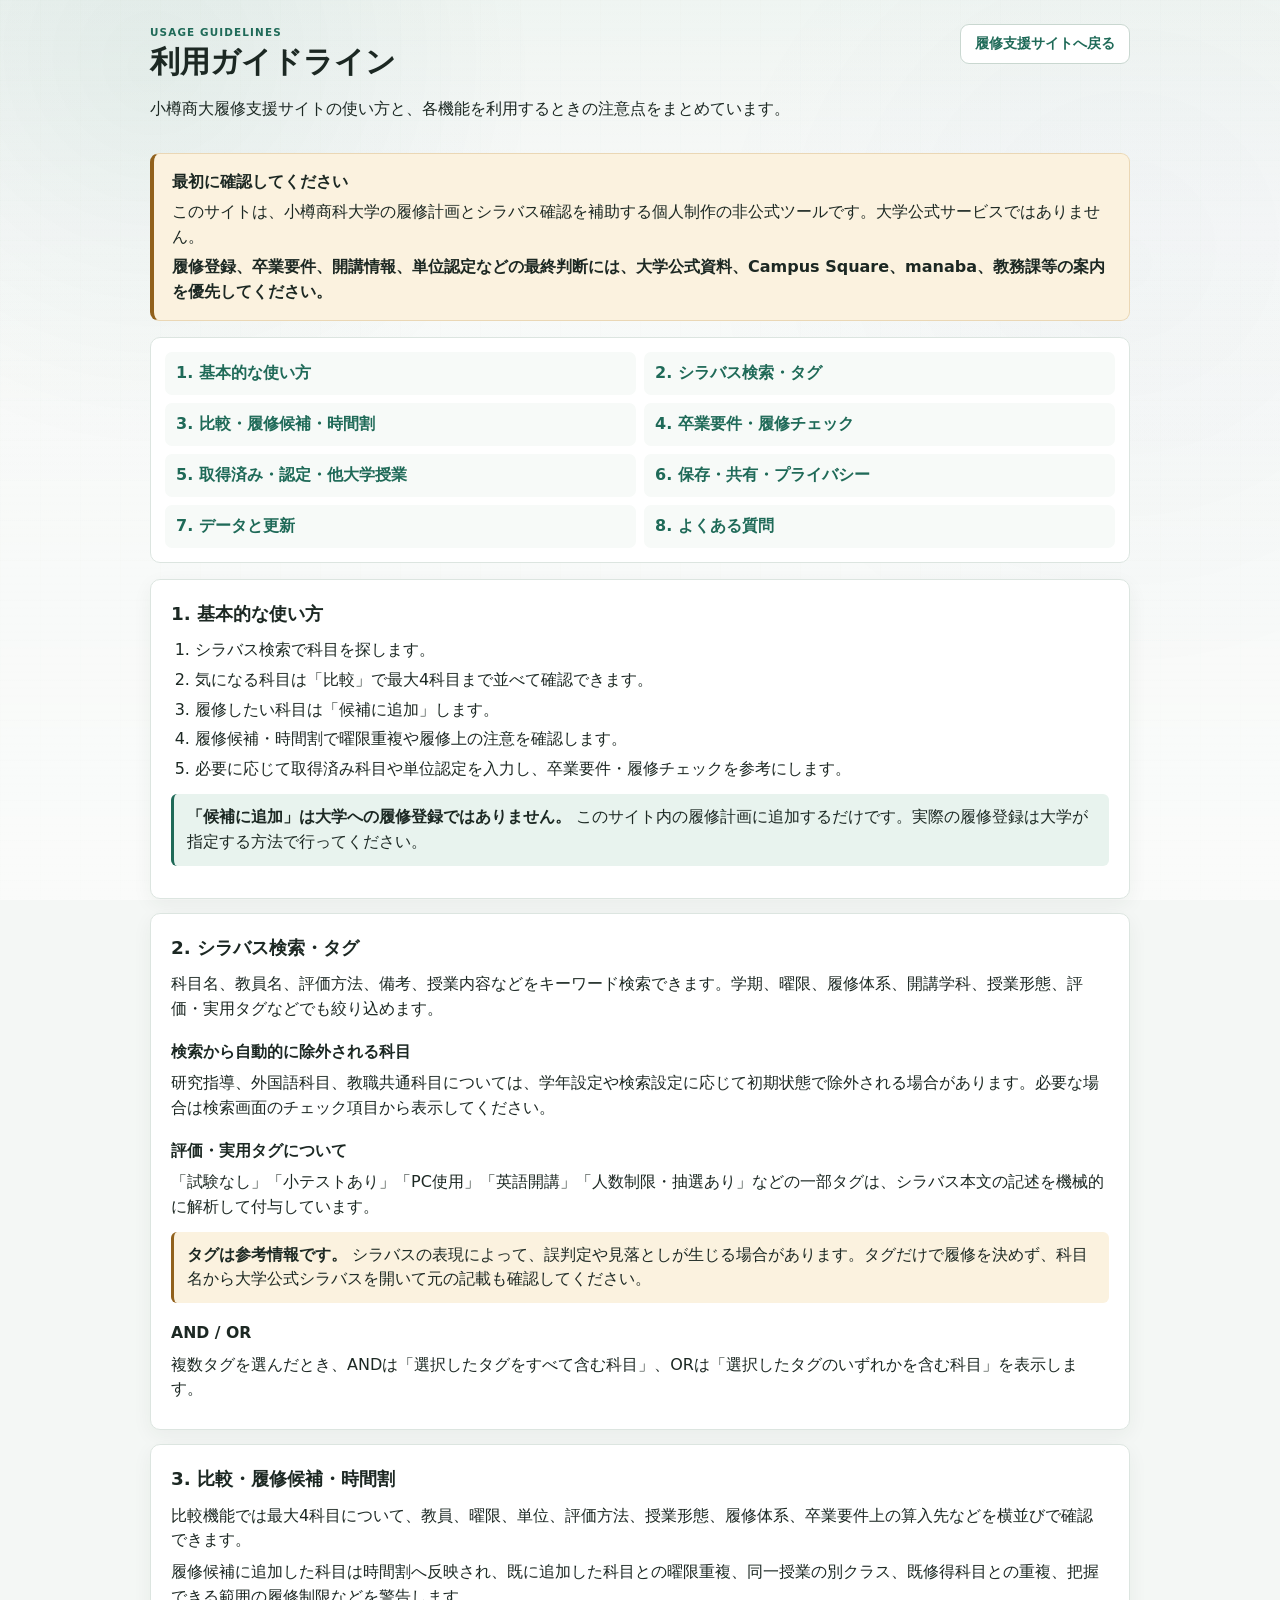
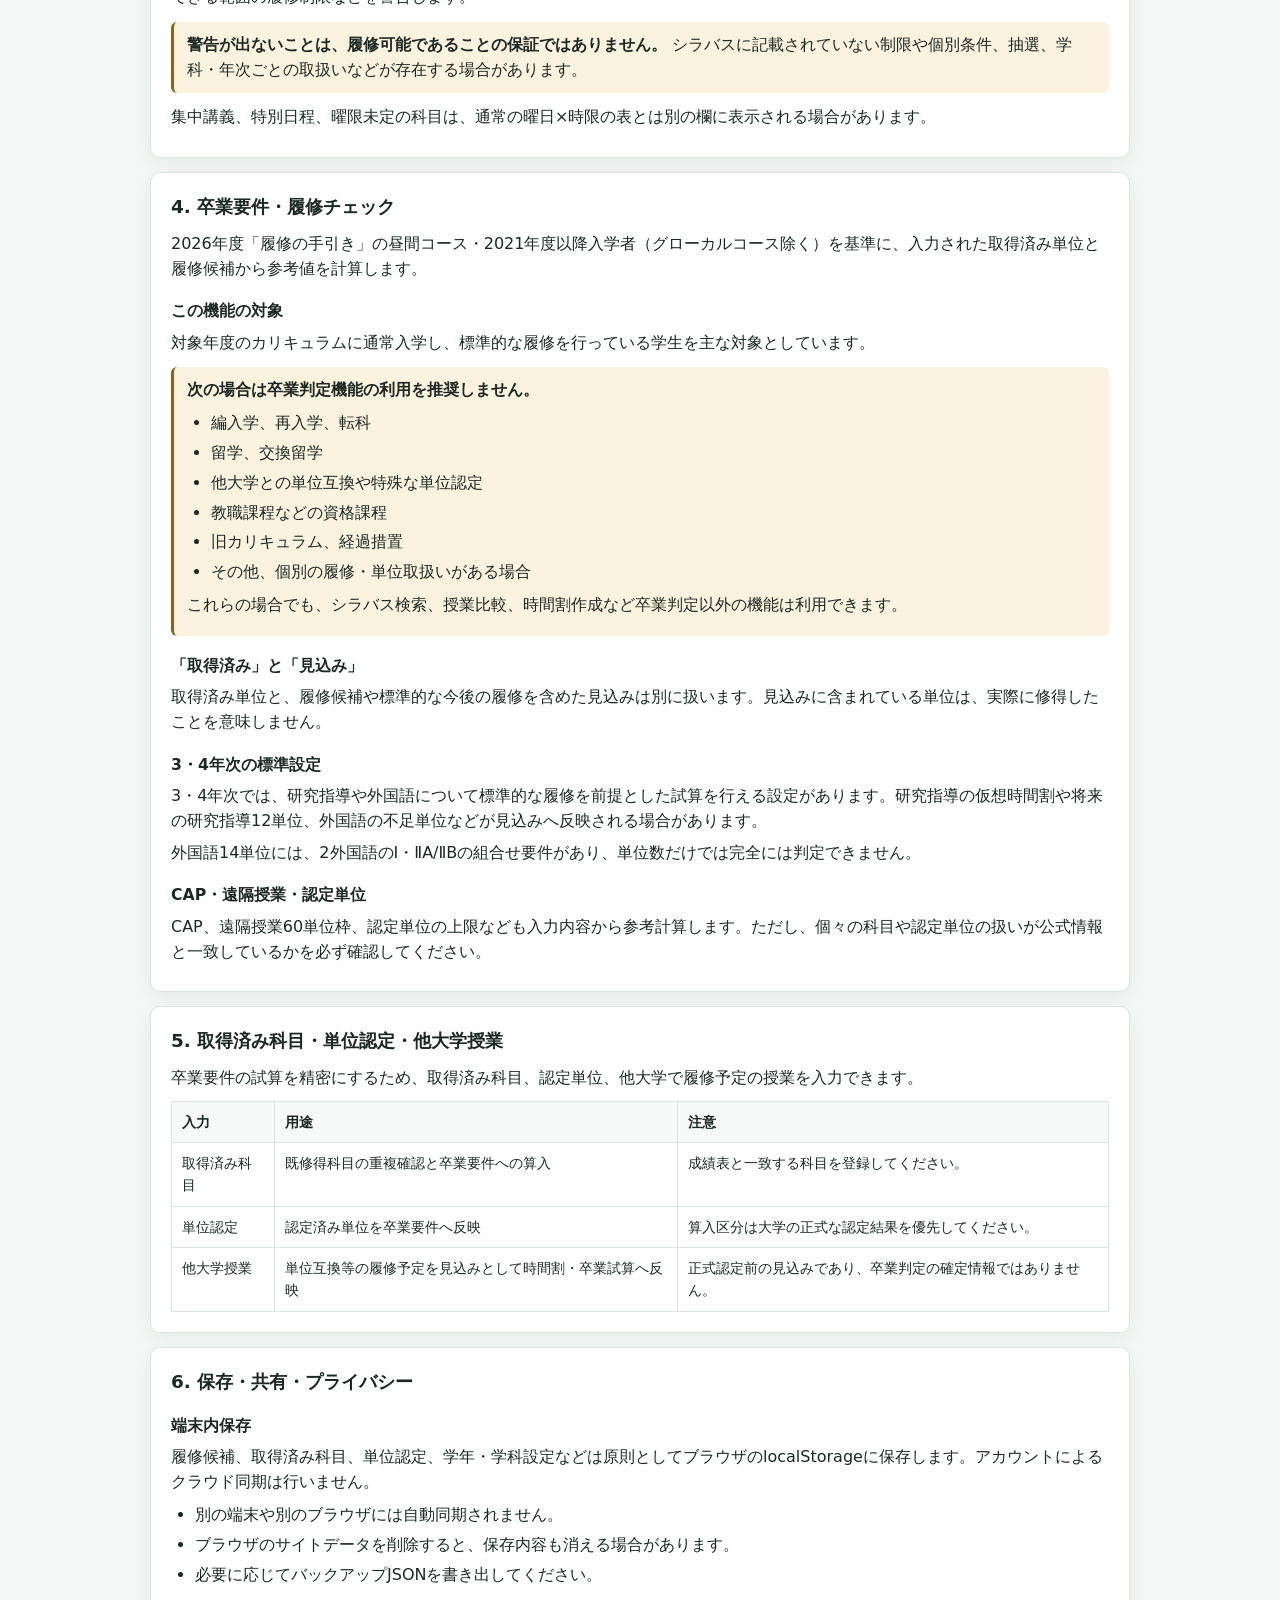
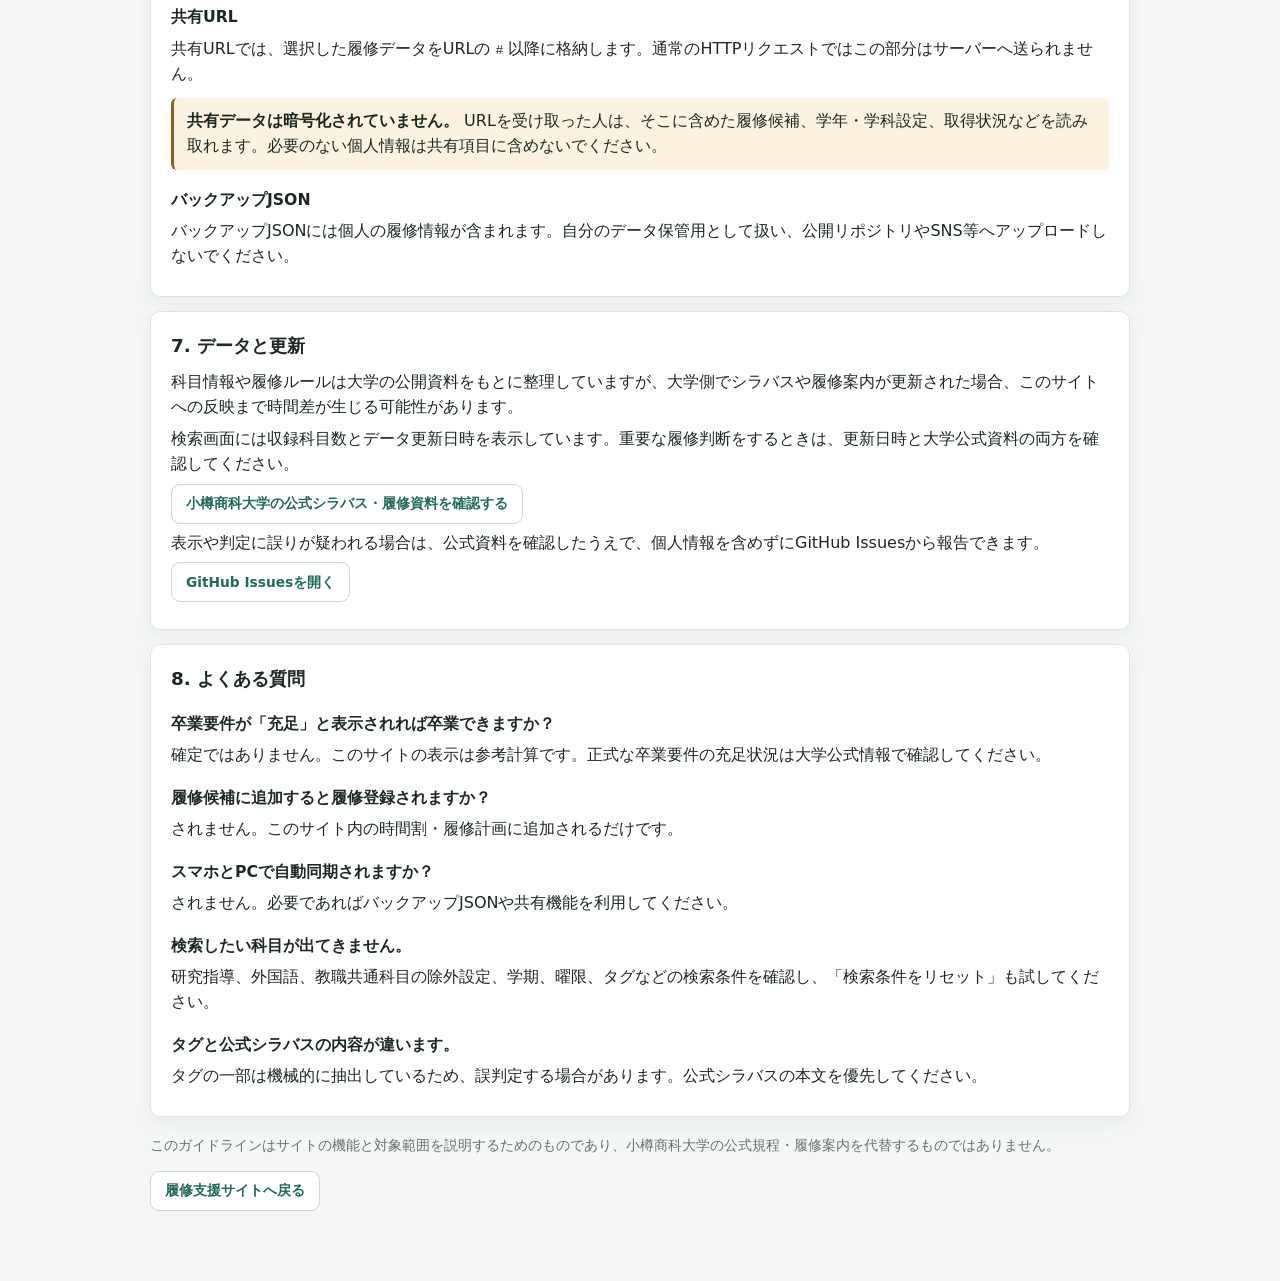
<file: guide.html>
<!doctype html>
<html lang="ja">
<head>
  <meta charset="utf-8">
  <meta name="viewport" content="width=device-width, initial-scale=1">
  <meta name="referrer" content="no-referrer">
  <title>利用ガイドライン | 小樽商大履修支援サイト</title>
  <link rel="stylesheet" href="./styles/site.css">
  <style>
    .guide-shell{width:min(980px,calc(100% - 32px));margin:0 auto;padding:24px 0 56px}
    .guide-header{display:flex;justify-content:space-between;gap:18px;align-items:flex-start;margin-bottom:16px}
    .guide-header h1{margin-top:4px}
    .guide-back{flex:0 0 auto}
    .guide-lead{margin:0 0 16px;padding:16px 18px;border:1px solid #ead7b5;border-left:4px solid var(--amber);border-radius:9px;background:var(--amber-soft)}
    .guide-lead p{margin:5px 0 0}
    .guide-nav{display:grid;grid-template-columns:repeat(2,minmax(0,1fr));gap:8px;margin:0 0 16px;padding:14px;border:1px solid var(--line);border-radius:10px;background:var(--surface)}
    .guide-nav a{display:block;padding:9px 11px;border-radius:7px;color:var(--accent);background:var(--surface-soft);font-weight:700;text-decoration:none}
    .guide-nav a:hover{text-decoration:underline}
    .guide-section{margin-top:14px;padding:20px;border:1px solid var(--line);border-radius:10px;background:var(--surface);box-shadow:var(--shadow)}
    .guide-section h2{margin:0 0 10px;color:var(--text);font-size:1.15rem}
    .guide-section h3{margin:18px 0 7px;font-size:.98rem}
    .guide-section p{margin:7px 0}
    .guide-section ul,.guide-section ol{margin:8px 0;padding-left:1.5rem}
    .guide-section li+li{margin-top:5px}
    .guide-note{margin:12px 0;padding:11px 13px;border-left:3px solid var(--accent);background:var(--accent-soft);border-radius:6px}
    .guide-warning{margin:12px 0;padding:11px 13px;border-left:3px solid var(--amber);background:var(--amber-soft);border-radius:6px}
    .guide-table-wrap{overflow-x:auto;margin-top:10px}
    .guide-table{width:100%;border-collapse:collapse;font-size:.9rem}
    .guide-table th,.guide-table td{padding:9px 10px;border:1px solid var(--line);vertical-align:top;text-align:left}
    .guide-table th{background:var(--surface-soft)}
    .guide-footer{margin-top:18px;color:var(--muted);font-size:.88rem}
    @media(max-width:640px){.guide-shell{width:calc(100% - 16px);padding-top:10px}.guide-header{display:grid}.guide-nav{grid-template-columns:1fr}.guide-section{padding:15px}}
  </style>
</head>
<body>
  <main class="guide-shell">
    <header class="guide-header">
      <div>
        <p class="eyebrow">USAGE GUIDELINES</p>
        <h1>利用ガイドライン</h1>
        <p id="guideSummary">小樽商大履修支援サイトの使い方と、各機能を利用するときの注意点をまとめています。</p>
      </div>
      <a class="source-link guide-back" href="./index.html">履修支援サイトへ戻る</a>
    </header>

    <aside class="guide-lead" aria-labelledby="importantHeading">
      <strong id="importantHeading">最初に確認してください</strong>
      <p>このサイトは、小樽商科大学の履修計画とシラバス確認を補助する個人制作の非公式ツールです。大学公式サービスではありません。</p>
      <p><strong>履修登録、卒業要件、開講情報、単位認定などの最終判断には、大学公式資料、Campus Square、manaba、教務課等の案内を優先してください。</strong></p>
    </aside>

    <nav class="guide-nav" aria-label="ガイドライン目次">
      <a href="#basic">1. 基本的な使い方</a>
      <a href="#search">2. シラバス検索・タグ</a>
      <a href="#plan">3. 比較・履修候補・時間割</a>
      <a href="#degree">4. 卒業要件・履修チェック</a>
      <a href="#records">5. 取得済み・認定・他大学授業</a>
      <a href="#privacy">6. 保存・共有・プライバシー</a>
      <a href="#updates">7. データと更新</a>
      <a href="#faq">8. よくある質問</a>
    </nav>

    <section id="basic" class="guide-section">
      <h2>1. 基本的な使い方</h2>
      <ol>
        <li>シラバス検索で科目を探します。</li>
        <li>気になる科目は「比較」で最大4科目まで並べて確認できます。</li>
        <li>履修したい科目は「候補に追加」します。</li>
        <li>履修候補・時間割で曜限重複や履修上の注意を確認します。</li>
        <li>必要に応じて取得済み科目や単位認定を入力し、卒業要件・履修チェックを参考にします。</li>
      </ol>
      <div class="guide-note"><strong>「候補に追加」は大学への履修登録ではありません。</strong> このサイト内の履修計画に追加するだけです。実際の履修登録は大学が指定する方法で行ってください。</div>
    </section>

    <section id="search" class="guide-section">
      <h2>2. シラバス検索・タグ</h2>
      <p>科目名、教員名、評価方法、備考、授業内容などをキーワード検索できます。学期、曜限、履修体系、開講学科、授業形態、評価・実用タグなどでも絞り込めます。</p>

      <h3>検索から自動的に除外される科目</h3>
      <p>研究指導、外国語科目、教職共通科目については、学年設定や検索設定に応じて初期状態で除外される場合があります。必要な場合は検索画面のチェック項目から表示してください。</p>

      <h3>評価・実用タグについて</h3>
      <p>「試験なし」「小テストあり」「PC使用」「英語開講」「人数制限・抽選あり」などの一部タグは、シラバス本文の記述を機械的に解析して付与しています。</p>
      <div class="guide-warning"><strong>タグは参考情報です。</strong> シラバスの表現によって、誤判定や見落としが生じる場合があります。タグだけで履修を決めず、科目名から大学公式シラバスを開いて元の記載も確認してください。</div>

      <h3>AND / OR</h3>
      <p>複数タグを選んだとき、ANDは「選択したタグをすべて含む科目」、ORは「選択したタグのいずれかを含む科目」を表示します。</p>
    </section>

    <section id="plan" class="guide-section">
      <h2>3. 比較・履修候補・時間割</h2>
      <p>比較機能では最大4科目について、教員、曜限、単位、評価方法、授業形態、履修体系、卒業要件上の算入先などを横並びで確認できます。</p>
      <p>履修候補に追加した科目は時間割へ反映され、既に追加した科目との曜限重複、同一授業の別クラス、既修得科目との重複、把握できる範囲の履修制限などを警告します。</p>
      <div class="guide-warning"><strong>警告が出ないことは、履修可能であることの保証ではありません。</strong> シラバスに記載されていない制限や個別条件、抽選、学科・年次ごとの取扱いなどが存在する場合があります。</div>
      <p>集中講義、特別日程、曜限未定の科目は、通常の曜日×時限の表とは別の欄に表示される場合があります。</p>
    </section>

    <section id="degree" class="guide-section">
      <h2>4. 卒業要件・履修チェック</h2>
      <p>2026年度「履修の手引き」の昼間コース・2021年度以降入学者（グローカルコース除く）を基準に、入力された取得済み単位と履修候補から参考値を計算します。</p>

      <h3>この機能の対象</h3>
      <p>対象年度のカリキュラムに通常入学し、標準的な履修を行っている学生を主な対象としています。</p>
      <div class="guide-warning">
        <strong>次の場合は卒業判定機能の利用を推奨しません。</strong>
        <ul>
          <li>編入学、再入学、転科</li>
          <li>留学、交換留学</li>
          <li>他大学との単位互換や特殊な単位認定</li>
          <li>教職課程などの資格課程</li>
          <li>旧カリキュラム、経過措置</li>
          <li>その他、個別の履修・単位取扱いがある場合</li>
        </ul>
        <p>これらの場合でも、シラバス検索、授業比較、時間割作成など卒業判定以外の機能は利用できます。</p>
      </div>

      <h3>「取得済み」と「見込み」</h3>
      <p>取得済み単位と、履修候補や標準的な今後の履修を含めた見込みは別に扱います。見込みに含まれている単位は、実際に修得したことを意味しません。</p>

      <h3>3・4年次の標準設定</h3>
      <p>3・4年次では、研究指導や外国語について標準的な履修を前提とした試算を行える設定があります。研究指導の仮想時間割や将来の研究指導12単位、外国語の不足単位などが見込みへ反映される場合があります。</p>
      <p>外国語14単位には、2外国語のⅠ・ⅡA/ⅡBの組合せ要件があり、単位数だけでは完全には判定できません。</p>

      <h3>CAP・遠隔授業・認定単位</h3>
      <p>CAP、遠隔授業60単位枠、認定単位の上限なども入力内容から参考計算します。ただし、個々の科目や認定単位の扱いが公式情報と一致しているかを必ず確認してください。</p>
    </section>

    <section id="records" class="guide-section">
      <h2>5. 取得済み科目・単位認定・他大学授業</h2>
      <p>卒業要件の試算を精密にするため、取得済み科目、認定単位、他大学で履修予定の授業を入力できます。</p>
      <div class="guide-table-wrap">
        <table class="guide-table">
          <thead><tr><th>入力</th><th>用途</th><th>注意</th></tr></thead>
          <tbody>
            <tr><td>取得済み科目</td><td>既修得科目の重複確認と卒業要件への算入</td><td>成績表と一致する科目を登録してください。</td></tr>
            <tr><td>単位認定</td><td>認定済み単位を卒業要件へ反映</td><td>算入区分は大学の正式な認定結果を優先してください。</td></tr>
            <tr><td>他大学授業</td><td>単位互換等の履修予定を見込みとして時間割・卒業試算へ反映</td><td>正式認定前の見込みであり、卒業判定の確定情報ではありません。</td></tr>
          </tbody>
        </table>
      </div>
    </section>

    <section id="privacy" class="guide-section">
      <h2>6. 保存・共有・プライバシー</h2>
      <h3>端末内保存</h3>
      <p>履修候補、取得済み科目、単位認定、学年・学科設定などは原則としてブラウザのlocalStorageに保存します。アカウントによるクラウド同期は行いません。</p>
      <ul>
        <li>別の端末や別のブラウザには自動同期されません。</li>
        <li>ブラウザのサイトデータを削除すると、保存内容も消える場合があります。</li>
        <li>必要に応じてバックアップJSONを書き出してください。</li>
      </ul>

      <h3>共有URL</h3>
      <p>共有URLでは、選択した履修データをURLの <code>#</code> 以降に格納します。通常のHTTPリクエストではこの部分はサーバーへ送られません。</p>
      <div class="guide-warning"><strong>共有データは暗号化されていません。</strong> URLを受け取った人は、そこに含めた履修候補、学年・学科設定、取得状況などを読み取れます。必要のない個人情報は共有項目に含めないでください。</div>

      <h3>バックアップJSON</h3>
      <p>バックアップJSONには個人の履修情報が含まれます。自分のデータ保管用として扱い、公開リポジトリやSNS等へアップロードしないでください。</p>
    </section>

    <section id="updates" class="guide-section">
      <h2>7. データと更新</h2>
      <p>科目情報や履修ルールは大学の公開資料をもとに整理していますが、大学側でシラバスや履修案内が更新された場合、このサイトへの反映まで時間差が生じる可能性があります。</p>
      <p>検索画面には収録科目数とデータ更新日時を表示しています。重要な履修判断をするときは、更新日時と大学公式資料の両方を確認してください。</p>
      <p><a class="source-link" href="https://www.otaru-uc.ac.jp/student/syllabus/" target="_blank" rel="noreferrer">小樽商科大学の公式シラバス・履修資料を確認する</a></p>
      <p>表示や判定に誤りが疑われる場合は、公式資料を確認したうえで、個人情報を含めずにGitHub Issuesから報告できます。</p>
      <p><a class="source-link" href="https://github.com/gid0u/otaru-syllabus/issues" target="_blank" rel="noreferrer">GitHub Issuesを開く</a></p>
    </section>

    <section id="faq" class="guide-section">
      <h2>8. よくある質問</h2>

      <h3>卒業要件が「充足」と表示されれば卒業できますか？</h3>
      <p>確定ではありません。このサイトの表示は参考計算です。正式な卒業要件の充足状況は大学公式情報で確認してください。</p>

      <h3>履修候補に追加すると履修登録されますか？</h3>
      <p>されません。このサイト内の時間割・履修計画に追加されるだけです。</p>

      <h3>スマホとPCで自動同期されますか？</h3>
      <p>されません。必要であればバックアップJSONや共有機能を利用してください。</p>

      <h3>検索したい科目が出てきません。</h3>
      <p>研究指導、外国語、教職共通科目の除外設定、学期、曜限、タグなどの検索条件を確認し、「検索条件をリセット」も試してください。</p>

      <h3>タグと公式シラバスの内容が違います。</h3>
      <p>タグの一部は機械的に抽出しているため、誤判定する場合があります。公式シラバスの本文を優先してください。</p>
    </section>

    <footer class="guide-footer">
      <p>このガイドラインはサイトの機能と対象範囲を説明するためのものであり、小樽商科大学の公式規程・履修案内を代替するものではありません。</p>
      <p><a class="source-link" href="./index.html">履修支援サイトへ戻る</a></p>
    </footer>
  </main>
</body>
</html>
</file>
<file: styles/site.css>
:root {
  color-scheme: light;
  --bg: #f4f3ef;
  --surface: #ffffff;
  --surface-soft: #f8faf7;
  --text: #20231f;
  --muted: #686f64;
  --line: #d9ded4;
  --accent: #27685b;
  --accent-soft: #e5f0ec;
  --blue: #315f95;
  --blue-soft: #e6eef8;
  --amber: #9a681e;
  --amber-soft: #f6ecd9;
  --danger: #8f3f34;
  --shadow: 0 12px 30px rgba(35, 42, 31, 0.08);
}

* {
  box-sizing: border-box;
}

body {
  min-width: 320px;
  margin: 0;
  color: var(--text);
  font-family: "Segoe UI", "Yu Gothic UI", "Hiragino Kaku Gothic ProN", Meiryo, sans-serif;
  line-height: 1.55;
  background:
    linear-gradient(180deg, rgba(39, 104, 91, 0.08), rgba(39, 104, 91, 0) 260px),
    var(--bg);
}

button,
input,
select {
  font: inherit;
}

.shell {
  width: min(1440px, calc(100% - 32px));
  margin: 0 auto;
  padding: 24px 0 40px;
}


.site-notice {
  display: grid;
  gap: 6px;
  margin: 0 0 16px;
  padding: 14px 16px;
  border: 1px solid #ead7b5;
  border-left: 4px solid var(--amber);
  border-radius: 8px;
  background: var(--amber-soft);
  color: var(--text);
}

.site-notice-title {
  font-size: 0.92rem;
  font-weight: 700;
  color: #704a15;
}

.site-notice p {
  margin: 0;
  font-size: 0.86rem;
  line-height: 1.6;
}

.toolbar {
  display: grid;
  gap: 18px;
  padding: 22px;
  border: 1px solid var(--line);
  border-radius: 8px;
  background: var(--surface);
  box-shadow: var(--shadow);
}

.title-block {
  display: grid;
  gap: 4px;
}

.eyebrow {
  margin: 0;
  color: var(--accent);
  font-size: 0.78rem;
  font-weight: 700;
  letter-spacing: 0;
}

h1 {
  margin: 0;
  font-size: 1.9rem;
  line-height: 1.2;
  letter-spacing: 0;
}

#sourceNote {
  margin: 0;
  color: var(--muted);
  font-size: 0.92rem;
}

.search-line {
  display: grid;
  grid-template-columns: minmax(240px, 1fr) minmax(160px, 220px) auto;
  gap: 12px;
  align-items: end;
}

.search-box,
.select-box,
.sort-box {
  display: grid;
  gap: 6px;
  min-width: 0;
  color: var(--muted);
  font-size: 0.82rem;
  font-weight: 700;
}

.search-box input,
.select-box select,
.sort-box select {
  width: 100%;
  min-height: 42px;
  border: 1px solid var(--line);
  border-radius: 6px;
  padding: 9px 12px;
  color: var(--text);
  background: #fff;
}

.search-box input:focus,
.select-box select:focus,
.sort-box select:focus {
  border-color: var(--accent);
  outline: 3px solid rgba(39, 104, 91, 0.14);
}

.ghost-button {
  min-height: 42px;
  border: 1px solid var(--line);
  border-radius: 6px;
  padding: 0 14px;
  color: var(--text);
  background: var(--surface-soft);
  cursor: pointer;
}

.ghost-button:hover {
  border-color: var(--accent);
  color: var(--accent);
}

.ghost-button:disabled,
.small-button:disabled {
  cursor: not-allowed;
  opacity: 0.5;
}

.filter-grid {
  display: grid;
  grid-template-columns: 1fr 1fr;
  gap: 14px;
}

.filter-group {
  display: grid;
  align-content: start;
  gap: 10px;
  min-width: 0;
  padding-top: 14px;
  border-top: 1px solid var(--line);
}

.filter-group.wide {
  grid-column: 1 / -1;
}

h2 {
  margin: 0;
  color: var(--muted);
  font-size: 0.9rem;
  letter-spacing: 0;
}

.chip-list,
.segmented {
  display: flex;
  flex-wrap: wrap;
  gap: 8px;
}

.chip,
.segment {
  position: relative;
  display: inline-flex;
  align-items: center;
  min-height: 34px;
  border: 1px solid var(--line);
  border-radius: 6px;
  padding: 0 11px;
  color: var(--text);
  background: var(--surface-soft);
  cursor: pointer;
  user-select: none;
}

.chip input,
.segment input {
  position: absolute;
  opacity: 0;
  pointer-events: none;
}

.chip:has(input:checked),
.segment:has(input:checked) {
  border-color: var(--accent);
  color: var(--accent);
  background: var(--accent-soft);
  box-shadow: inset 0 0 0 1px rgba(39, 104, 91, 0.18);
}

.chip.compact,
.compact .chip {
  min-width: 44px;
  justify-content: center;
}

.time-grid {
  display: grid;
  gap: 10px;
}


.filter-title-row {
  display: flex;
  flex-wrap: wrap;
  justify-content: space-between;
  gap: 10px;
  align-items: center;
}

.tag-logic {
  display: inline-flex;
  align-items: center;
  gap: 4px;
  color: var(--muted);
  font-size: 0.78rem;
  font-weight: 700;
}

.tag-logic button {
  min-height: 30px;
  border: 1px solid var(--line);
  padding: 0 10px;
  color: var(--text);
  background: var(--surface-soft);
  cursor: pointer;
}

.tag-logic button:first-of-type { border-radius: 6px 0 0 6px; }
.tag-logic button:last-of-type { border-radius: 0 6px 6px 0; margin-left: -5px; }
.tag-logic button.active {
  position: relative;
  z-index: 1;
  border-color: var(--accent);
  color: var(--accent);
  background: var(--accent-soft);
}

.filter-help {
  margin: 0;
  color: var(--muted);
  font-size: 0.78rem;
}

.check-row {
  display: inline-flex;
  align-items: center;
  gap: 8px;
  width: max-content;
  max-width: 100%;
  color: var(--text);
  font-size: 0.92rem;
}

.check-row input {
  width: 16px;
  height: 16px;
  accent-color: var(--accent);
}

.result-panel {
  display: grid;
  gap: 12px;
  margin-top: 16px;
}

.favorites-panel {
  display: grid;
  gap: 14px;
  margin-top: 16px;
  border: 1px solid var(--line);
  border-radius: 8px;
  padding: 16px;
  background: var(--surface);
  box-shadow: var(--shadow);
}

.favorites-head {
  display: flex;
  justify-content: space-between;
  gap: 16px;
  align-items: start;
}

.favorites-head h2 {
  margin: 0;
  color: var(--text);
  font-size: 1.05rem;
}

.favorites-head p {
  margin: 3px 0 0;
  color: var(--muted);
  font-size: 0.9rem;
}

.favorites-actions {
  display: flex;
  flex-wrap: wrap;
  justify-content: flex-end;
  gap: 10px;
  align-items: center;
}

.favorites-lists {
  display: grid;
  grid-template-columns: 1fr 1fr;
  gap: 14px;
}

.schedule-block {
  grid-column: 1 / -1;
}

.favorite-list-block {
  display: grid;
  align-content: start;
  gap: 9px;
  min-width: 0;
  border-top: 1px solid var(--line);
  padding-top: 12px;
}

.favorite-list-block summary,
.favorite-other h4 {
  margin: 0;
  color: var(--muted);
  font-size: 0.86rem;
  font-weight: 800;
  letter-spacing: 0;
}

.favorite-list-block summary {
  cursor: pointer;
  list-style-position: inside;
  min-height: 34px;
}

.favorite-list-block[open] summary {
  color: var(--accent);
}

.favorite-list,
.favorite-other {
  display: grid;
  gap: 8px;
}

.favorite-other {
  padding-top: 10px;
  border-top: 1px solid var(--line);
}

.timetable-grid {
  display: grid;
  grid-template-columns: 42px repeat(5, minmax(120px, 1fr));
  overflow-x: auto;
  border: 1px solid var(--line);
  border-radius: 8px;
  background: var(--surface);
}

.timetable-corner,
.timetable-heading,
.timetable-period,
.timetable-cell {
  min-width: 0;
  border-right: 1px solid var(--line);
  border-bottom: 1px solid var(--line);
}

.timetable-corner,
.timetable-heading,
.timetable-period {
  display: grid;
  place-items: center;
  min-height: 34px;
  color: var(--muted);
  font-weight: 800;
  background: var(--surface-soft);
}

.timetable-heading {
  color: var(--text);
}

.timetable-cell {
  display: grid;
  align-content: start;
  gap: 6px;
  min-height: 78px;
  padding: 7px;
}

.timetable-grid > :nth-child(6n) {
  border-right: 0;
}

.timetable-grid > :nth-last-child(-n + 6) {
  border-bottom: 0;
}

.timetable-item {
  position: relative;
  display: grid;
  gap: 2px;
  border: 1px solid var(--line);
  border-radius: 6px;
  padding: 6px 28px 6px 6px;
  background: var(--accent-soft);
}

.timetable-remove {
  position: absolute;
  top: 4px;
  right: 4px;
  display: inline-grid;
  width: 20px;
  height: 20px;
  place-items: center;
  border: 0;
  border-radius: 5px;
  padding: 0;
  color: var(--muted);
  background: transparent;
  font: inherit;
  font-size: 1rem;
  font-weight: 800;
  line-height: 1;
  cursor: pointer;
}

.timetable-remove:hover,
.timetable-remove:focus-visible {
  color: var(--danger);
  background: #fff1ee;
  outline: none;
}

.timetable-item a {
  overflow-wrap: anywhere;
  color: var(--text);
  font-size: 0.82rem;
  font-weight: 800;
  text-decoration: none;
}

.timetable-item a:hover {
  color: var(--accent);
  text-decoration: underline;
}

.timetable-item span {
  color: var(--muted);
  font-size: 0.74rem;
}

.timetable-item strong {
  width: max-content;
  border-radius: 4px;
  padding: 1px 5px;
  color: var(--danger);
  background: #fff1ee;
  font-size: 0.72rem;
}

.favorite-item {
  display: grid;
  grid-template-columns: minmax(0, 1fr) auto;
  gap: 10px;
  align-items: center;
  border: 1px solid var(--line);
  border-radius: 6px;
  padding: 9px;
  background: var(--surface-soft);
}

.favorite-item-main {
  display: grid;
  gap: 3px;
  min-width: 0;
}

.favorite-item a {
  overflow-wrap: anywhere;
  color: var(--text);
  font-weight: 800;
  text-decoration: none;
}

.favorite-item a:hover {
  color: var(--accent);
  text-decoration: underline;
}

.favorite-item span,
.favorite-empty {
  color: var(--muted);
  font-size: 0.82rem;
}

.favorite-warning {
  color: var(--danger);
  font-size: 0.82rem;
}

.conflict-alert {
  display: grid;
  gap: 6px;
  border: 1px solid #e4bbb4;
  border-radius: 6px;
  padding: 10px 12px;
  color: var(--danger);
  background: #fff1ee;
}

.conflict-alert strong {
  font-size: 0.92rem;
}

.conflict-alert ul {
  display: grid;
  gap: 4px;
  margin: 0;
  padding-left: 1.2rem;
  font-size: 0.86rem;
}

.favorite-button,
.small-button {
  border: 1px solid var(--line);
  border-radius: 6px;
  color: var(--text);
  background: var(--surface-soft);
  cursor: pointer;
}

.favorite-button {
  min-height: 30px;
  padding: 0 10px;
  font-size: 0.84rem;
  font-weight: 800;
}

.favorite-button.active {
  border-color: var(--amber);
  color: var(--amber);
  background: var(--amber-soft);
}

.small-button {
  min-height: 30px;
  padding: 0 9px;
  font-size: 0.8rem;
}

.favorite-button:hover,
.small-button:hover {
  border-color: var(--accent);
  color: var(--accent);
}

.result-bar {
  position: sticky;
  top: 0;
  z-index: 5;
  display: flex;
  justify-content: space-between;
  gap: 16px;
  align-items: center;
  min-height: 58px;
  border: 1px solid var(--line);
  border-radius: 8px;
  padding: 10px 14px;
  background: rgba(255, 255, 255, 0.94);
  backdrop-filter: blur(10px);
}

#resultCount {
  font-size: 1.3rem;
}

#activeSummary {
  color: var(--muted);
  font-size: 0.92rem;
}

.sort-box {
  grid-template-columns: auto minmax(120px, 160px);
  align-items: center;
}

.course-list {
  display: grid;
  gap: 10px;
}

.course-card {
  display: grid;
  grid-template-columns: minmax(0, 1fr) minmax(280px, 34%);
  gap: 16px;
  border: 1px solid var(--line);
  border-radius: 8px;
  padding: 16px;
  background: var(--surface);
}

.course-main {
  min-width: 0;
}

.course-title {
  display: flex;
  flex-wrap: wrap;
  gap: 8px;
  align-items: baseline;
  margin: 0 0 6px;
}

.course-title a {
  color: var(--text);
  font-size: 1.08rem;
  font-weight: 800;
  text-decoration: none;
}

.course-title a:hover {
  color: var(--accent);
  text-decoration: underline;
}

.code {
  color: var(--muted);
  font-family: Consolas, "Liberation Mono", monospace;
  font-size: 0.82rem;
}

.meta-line {
  display: flex;
  flex-wrap: wrap;
  gap: 7px;
  margin: 0 0 10px;
  color: var(--muted);
  font-size: 0.9rem;
}

.pill-row {
  display: flex;
  flex-wrap: wrap;
  gap: 6px;
  margin: 0 0 10px;
}

.pill {
  display: inline-flex;
  align-items: center;
  min-height: 26px;
  border-radius: 5px;
  padding: 3px 8px;
  color: var(--accent);
  background: var(--accent-soft);
  font-size: 0.82rem;
  font-weight: 700;
}

.pill.time {
  color: var(--blue);
  background: var(--blue-soft);
}

.pill.warn {
  color: var(--amber);
  background: var(--amber-soft);
}

.pill.danger {
  color: var(--danger);
  background: #f8e7e3;
}

.excerpt {
  display: grid;
  gap: 5px;
  margin: 0;
  color: var(--text);
  font-size: 0.9rem;
}

.excerpt span {
  color: var(--muted);
  font-size: 0.78rem;
  font-weight: 700;
}

.course-side {
  display: grid;
  align-content: start;
  gap: 10px;
  min-width: 0;
  padding-left: 14px;
  border-left: 1px solid var(--line);
}

.side-row {
  display: grid;
  gap: 2px;
}

.side-row dt {
  color: var(--muted);
  font-size: 0.76rem;
  font-weight: 800;
}

.side-row dd {
  margin: 0;
  font-size: 0.9rem;
}

.empty {
  border: 1px dashed var(--line);
  border-radius: 8px;
  padding: 26px;
  color: var(--muted);
  text-align: center;
  background: rgba(255, 255, 255, 0.7);
}

@media (max-width: 900px) {
  .search-line,
  .filter-grid,
  .favorites-lists,
  .course-card {
    grid-template-columns: 1fr;
  }

  .favorites-head {
    flex-direction: column;
  }

  .favorites-actions {
    justify-content: flex-start;
  }

  .course-side {
    padding-left: 0;
    padding-top: 12px;
    border-left: 0;
    border-top: 1px solid var(--line);
  }

  .result-bar {
    position: static;
    flex-direction: column;
    align-items: stretch;
  }
}

@media (max-width: 560px) {
  .shell {
    width: min(100% - 18px, 1440px);
    padding-top: 10px;
  }

  .toolbar,
  .course-card {
    padding: 13px;
  }

  h1 {
    font-size: 1.42rem;
  }

  .chip,
  .segment {
    min-height: 32px;
    padding: 0 9px;
    font-size: 0.9rem;
  }

  .favorite-item {
    grid-template-columns: 1fr;
  }

  .sort-box {
    grid-template-columns: 1fr;
  }
}

/* 2026 履修の手引き連動 */
.degree-panel {
  display: grid;
  gap: 16px;
  margin-top: 16px;
  border: 1px solid var(--line);
  border-radius: 8px;
  padding: 18px;
  background: var(--surface);
  box-shadow: var(--shadow);
}

.degree-head {
  display: flex;
  justify-content: space-between;
  gap: 18px;
  align-items: start;
}

.degree-head h2 {
  margin: 0;
  color: var(--text);
  font-size: 1.12rem;
}

.degree-head p:not(.eyebrow) {
  margin: 5px 0 0;
  max-width: 880px;
  color: var(--muted);
  font-size: 0.88rem;
}

.degree-head-actions {
  display: flex;
  flex-wrap: wrap;
  justify-content: flex-end;
  gap: 8px;
}

.source-link {
  display: inline-grid;
  place-items: center;
  min-height: 42px;
  border: 1px solid var(--line);
  border-radius: 6px;
  padding: 0 14px;
  color: var(--accent);
  background: var(--surface-soft);
  font-size: 0.86rem;
  font-weight: 800;
  text-decoration: none;
}

.source-link:hover { border-color: var(--accent); }

.degree-scope-notice {
  display: grid;
  gap: 5px;
  border: 1px solid #dfc696;
  border-left: 4px solid var(--amber);
  border-radius: 9px;
  padding: 11px 13px;
  background: var(--amber-soft);
}

.degree-scope-notice > strong {
  color: #704a15;
  font-size: 0.88rem;
}

.degree-scope-notice p {
  margin: 0;
  color: var(--text);
  font-size: 0.82rem;
  line-height: 1.55;
}

.degree-scope-notice .degree-scope-note {
  color: var(--muted);
  font-size: 0.78rem;
}

.profile-grid {
  display: grid;
  grid-template-columns: repeat(4, minmax(150px, 1fr));
  gap: 10px;
  padding-top: 14px;
  border-top: 1px solid var(--line);
}

.profile-field,
.credit-input-grid label {
  display: grid;
  gap: 5px;
  min-width: 0;
  color: var(--muted);
  font-size: 0.78rem;
  font-weight: 700;
}

.profile-field input,
.profile-field select,
.credit-input-grid input {
  width: 100%;
  min-height: 39px;
  border: 1px solid var(--line);
  border-radius: 6px;
  padding: 7px 9px;
  color: var(--text);
  background: #fff;
}

.profile-field input:focus,
.profile-field select:focus,
.credit-input-grid input:focus {
  border-color: var(--accent);
  outline: 3px solid rgba(39, 104, 91, 0.14);
}

.earned-details {
  border-top: 1px solid var(--line);
  padding-top: 12px;
}

.earned-details > summary {
  cursor: pointer;
  color: var(--text);
  font-size: 0.9rem;
  font-weight: 800;
}

.degree-help,
.degree-disclaimer {
  margin: 7px 0 0;
  color: var(--muted);
  font-size: 0.78rem;
}

.earned-groups {
  display: grid;
  grid-template-columns: 1.25fr 1fr 0.75fr;
  gap: 14px;
  margin-top: 12px;
}

.earned-group {
  min-width: 0;
  border: 1px solid var(--line);
  border-radius: 7px;
  padding: 12px;
  background: var(--surface-soft);
}

.earned-group h3 {
  margin: 0 0 10px;
  font-size: 0.86rem;
}

.credit-input-grid {
  display: grid;
  grid-template-columns: repeat(2, minmax(100px, 1fr));
  gap: 8px;
}

.earned-group:last-child .credit-input-grid {
  grid-template-columns: 1fr;
}

.no-seminar-row { margin-top: 11px; }
.no-seminar-credit { margin-top: 9px; }
.is-hidden { display: none !important; }

.degree-summary {
  display: grid;
  grid-template-columns: repeat(4, minmax(160px, 1fr));
  gap: 9px;
}

.degree-stat {
  display: grid;
  gap: 3px;
  border: 1px solid var(--line);
  border-radius: 7px;
  padding: 11px 12px;
  background: #fff;
}

.degree-stat span {
  color: var(--muted);
  font-size: 0.75rem;
  font-weight: 700;
}

.degree-stat strong {
  font-size: 1rem;
  line-height: 1.35;
}

.degree-alerts {
  display: grid;
  gap: 7px;
}

.degree-alert {
  display: grid;
  grid-template-columns: minmax(160px, 260px) 1fr;
  gap: 10px;
  border: 1px solid var(--line);
  border-radius: 6px;
  padding: 9px 11px;
  font-size: 0.82rem;
}

.degree-alert strong { font-size: 0.82rem; }
.degree-alert span { color: var(--muted); }
.degree-alert.warn { border-color: #dfc696; background: var(--amber-soft); }
.degree-alert.warn strong { color: var(--amber); }
.degree-alert.danger { border-color: #e4bbb4; background: #fff1ee; }
.degree-alert.danger strong { color: var(--danger); }
.degree-alert.ok { border-color: #b8d6cd; background: var(--accent-soft); }
.degree-alert.ok strong { color: var(--accent); }
.degree-alert.info { border-color: #bfd0e5; background: var(--blue-soft); }
.degree-alert.info strong { color: var(--blue); }

.requirement-table-wrap {
  overflow-x: auto;
  border: 1px solid var(--line);
  border-radius: 7px;
}

.requirement-table {
  width: 100%;
  min-width: 760px;
  border-collapse: collapse;
  font-size: 0.82rem;
}

.requirement-table th,
.requirement-table td {
  border-bottom: 1px solid var(--line);
  padding: 8px 10px;
  text-align: right;
  white-space: nowrap;
}

.requirement-table thead th {
  color: var(--muted);
  background: var(--surface-soft);
  font-size: 0.76rem;
}

.requirement-table th:first-child,
.requirement-table td:first-child {
  text-align: left;
}

.requirement-table tbody tr:last-child > * { border-bottom: 0; }
.requirement-table .remaining { color: var(--danger); font-weight: 800; }
.requirement-table .requirement-ok td:last-child { color: var(--accent); font-weight: 800; }
.requirement-table .already-ok { background: rgba(39, 104, 91, 0.035); }
.requirement-table .requirement-info { background: rgba(78, 101, 126, 0.035); }
.requirement-table .requirement-info td:last-child { color: var(--muted); font-weight: 700; }

@media (max-width: 1050px) {
  .profile-grid,
  .degree-summary { grid-template-columns: repeat(2, minmax(150px, 1fr)); }
  .earned-groups { grid-template-columns: 1fr 1fr; }
  .earned-group:last-child { grid-column: 1 / -1; }
}

@media (max-width: 700px) {
  .degree-head { flex-direction: column; }
  .degree-head-actions { justify-content: flex-start; }
  .profile-grid,
  .degree-summary,
  .earned-groups { grid-template-columns: 1fr; }
  .earned-group:last-child { grid-column: auto; }
  .credit-input-grid { grid-template-columns: 1fr 1fr; }
  .degree-alert { grid-template-columns: 1fr; gap: 3px; }
}

@media (max-width: 460px) {
  .degree-panel { padding: 13px; }
  .credit-input-grid { grid-template-columns: 1fr; }
}

/* 2026-09 UI cleanup: desktop dashboard layout */
:root {
  --bg: #f5f6f4;
  --surface: #ffffff;
  --surface-soft: #f7f9f7;
  --text: #1f2925;
  --muted: #66716c;
  --line: #dfe5e1;
  --accent: #1f6a58;
  --accent-soft: #e9f3ef;
  --shadow: 0 8px 24px rgba(30, 50, 42, 0.055);
}

body {
  background: var(--bg);
}

.shell {
  width: min(1580px, calc(100% - 32px));
  padding: 16px 0 40px;
}

.toolbar,
.degree-panel,
.favorites-panel,
.result-bar,
.course-card {
  box-shadow: var(--shadow);
}

.toolbar,
.degree-panel,
.favorites-panel,
.result-bar,
.course-card,
.earned-group,
.requirement-table-wrap,
.timetable-grid {
  border-radius: 12px;
}

.toolbar {
  border-color: #dbe2dd;
}

.title-block {
  padding-bottom: 2px;
}

.title-block h1 {
  font-size: 1.58rem;
  letter-spacing: -0.025em;
}

.eyebrow {
  color: #4d7e70;
  font-size: 0.71rem;
  letter-spacing: 0.08em;
}

#sourceNote {
  font-size: 0.82rem;
  line-height: 1.45;
}

.search-box input,
.select-box select,
.sort-box select,
.profile-field input,
.profile-field select,
.credit-input-grid input {
  border-radius: 9px;
  background: #fbfcfb;
}

.ghost-button,
.source-link,
.favorite-button,
.small-button,
.chip,
.segment {
  border-radius: 9px;
}

.chip,
.segment {
  min-height: 32px;
  padding: 0 10px;
  font-size: 0.85rem;
  background: #fafbfa;
}

.filter-group {
  gap: 8px;
  padding-top: 12px;
}

.filter-group h2 {
  color: #4f5d57;
  font-size: 0.79rem;
  font-weight: 800;
}

.filter-help {
  line-height: 1.45;
}

.degree-panel,
.favorites-panel {
  border-color: #dbe2dd;
  padding: 18px 20px;
}

.degree-panel {
  margin-top: 0;
}

.degree-head h2,
.favorites-head h2 {
  font-size: 1.08rem;
  letter-spacing: -0.01em;
}

.profile-grid {
  gap: 12px;
}

.earned-details {
  border: 1px solid var(--line);
  border-radius: 10px;
  padding: 0;
  overflow: hidden;
  background: #fbfcfb;
}

.earned-details > summary {
  padding: 12px 14px;
  list-style-position: inside;
  background: #f7f9f7;
}

.earned-details[open] > summary {
  border-bottom: 1px solid var(--line);
}

.earned-details > .degree-help,
.earned-details > .earned-groups {
  margin-left: 14px;
  margin-right: 14px;
}

.earned-details > .degree-help {
  margin-top: 12px;
}

.earned-details > .earned-groups {
  margin-bottom: 14px;
}

.earned-group {
  background: #fff;
}

.degree-stat {
  border-radius: 10px;
  box-shadow: none;
  background: #fbfcfb;
}

.degree-stat strong {
  font-size: 1.06rem;
}

.degree-alert {
  border-radius: 9px;
}

.requirement-table thead th {
  position: sticky;
  top: 0;
  z-index: 1;
}

.favorites-panel {
  margin-top: 0;
}

.timetable-cell {
  min-height: 88px;
  background: #fff;
}

.timetable-item {
  border-radius: 8px;
  padding: 7px;
  box-shadow: 0 1px 0 rgba(31, 106, 88, 0.06);
}

.result-panel {
  margin-top: 0;
  gap: 10px;
}

.result-bar {
  border-color: #dbe2dd;
  padding: 9px 13px;
}

.course-list {
  gap: 9px;
}

.course-card {
  border-color: #dfe5e1;
  padding: 15px 16px;
  transition: border-color 120ms ease, box-shadow 120ms ease, transform 120ms ease;
}

.course-card:hover {
  border-color: #c7d6cf;
  box-shadow: 0 9px 24px rgba(30, 50, 42, 0.075);
  transform: translateY(-1px);
}

.course-title a {
  font-size: 1.02rem;
}

.meta-line,
.excerpt,
.side-row dd {
  font-size: 0.86rem;
}

.pill {
  min-height: 24px;
  border-radius: 999px;
  padding: 2px 8px;
  font-size: 0.76rem;
}

.course-side {
  gap: 8px;
}

@media (min-width: 1180px) {
  .shell {
    display: grid;
    grid-template-columns: 350px minmax(0, 1fr);
    gap: 16px 20px;
    align-items: start;
  }

  .toolbar {
    position: sticky;
    top: 16px;
    grid-column: 1;
    grid-row: 1 / span 3;
    max-height: calc(100vh - 32px);
    overflow: auto;
    overscroll-behavior: contain;
    gap: 14px;
    padding: 18px;
    scrollbar-width: thin;
    scrollbar-color: #cbd5cf transparent;
  }

  .toolbar::-webkit-scrollbar {
    width: 8px;
  }

  .toolbar::-webkit-scrollbar-thumb {
    border: 2px solid transparent;
    border-radius: 999px;
    background: #cbd5cf;
    background-clip: padding-box;
  }

  .degree-panel,
  .favorites-panel,
  .result-panel {
    grid-column: 2;
  }

  .degree-panel { grid-row: 1; }
  .favorites-panel { grid-row: 2; }
  .result-panel { grid-row: 3; }

  .search-line {
    grid-template-columns: 1fr;
    gap: 9px;
  }

  .search-line .ghost-button {
    width: 100%;
  }

  .filter-grid {
    grid-template-columns: 1fr;
    gap: 0;
  }

  .filter-group.wide {
    grid-column: auto;
  }

  .filter-title-row {
    align-items: flex-start;
  }

  .tag-logic {
    width: 100%;
    justify-content: flex-start;
  }

  .chip-list,
  .segmented {
    gap: 6px;
  }

  .result-bar {
    top: 16px;
  }

  .profile-grid {
    grid-template-columns: repeat(4, minmax(130px, 1fr));
  }

  .degree-summary {
    grid-template-columns: repeat(4, minmax(140px, 1fr));
  }
}

@media (max-width: 1179px) {
  .shell {
    display: block;
  }

  .degree-panel,
  .favorites-panel,
  .result-panel {
    margin-top: 14px;
  }
}

@media (max-width: 700px) {
  .shell {
    width: min(100% - 16px, 1580px);
    padding-top: 8px;
  }

  .toolbar,
  .degree-panel,
  .favorites-panel {
    padding: 14px;
    border-radius: 10px;
  }

  .title-block h1 {
    font-size: 1.35rem;
  }

  .course-card {
    padding: 13px;
    border-radius: 10px;
  }

  .degree-summary {
    grid-template-columns: repeat(2, minmax(0, 1fr));
  }
}

@media (max-width: 460px) {
  .degree-summary {
    grid-template-columns: 1fr;
  }
}


/* Seminar schedule integration */
.seminar-profile-row {
  display: flex;
  align-items: center;
  gap: 12px;
  margin-top: 10px;
  padding: 10px 12px;
  border: 1px solid #dbe2dd;
  border-radius: 10px;
  background: #fbfcfb;
}
.seminar-schedule-row {
  flex: 0 0 auto;
  margin: 0;
}
.seminar-schedule-note {
  margin: 0;
  color: var(--muted);
  font-size: .8rem;
  line-height: 1.45;
}
.seminar-schedule-row input:disabled + span {
  color: #9aa39e;
}
.timetable-item.seminar-auto {
  border-style: dashed;
  border-color: #7ea99e;
  background: #edf7f4;
}
.timetable-item.seminar-auto > span:first-child {
  color: #245f53;
  font-weight: 700;
}
@media (max-width: 720px) {
  .seminar-profile-row {
    align-items: flex-start;
    flex-direction: column;
    gap: 6px;
  }
}

.primary-button {
  min-height: 42px;
  border: 1px solid var(--accent);
  border-radius: 6px;
  padding: 0 14px;
  color: #fff;
  background: var(--accent);
  font-weight: 700;
  cursor: pointer;
}

.primary-button:hover {
  filter: brightness(0.94);
}

.primary-button:disabled {
  cursor: not-allowed;
  opacity: 0.5;
}

.share-import {
  display: flex;
  align-items: center;
  justify-content: space-between;
  gap: 18px;
  margin: 14px 0 0;
  padding: 14px 16px;
  border: 1px solid #b9d3ca;
  border-radius: 8px;
  background: var(--accent-soft);
}

.share-import strong {
  display: block;
  margin-bottom: 2px;
}

.share-import p {
  margin: 0;
  color: var(--muted);
  font-size: 0.9rem;
}

.share-import-actions {
  display: flex;
  flex-wrap: wrap;
  gap: 8px;
  justify-content: flex-end;
}

.share-notice {
  margin: 12px 0 0;
  padding: 10px 12px;
  border: 1px solid var(--line);
  border-radius: 7px;
  color: var(--muted);
  background: var(--surface-soft);
  font-size: 0.9rem;
}

.share-dialog {
  width: min(620px, calc(100vw - 28px));
  max-width: 620px;
  padding: 0;
  border: 0;
  border-radius: 10px;
  color: var(--text);
  background: transparent;
  box-shadow: 0 24px 60px rgba(25, 31, 25, 0.24);
}

.share-dialog::backdrop {
  background: rgba(20, 28, 25, 0.46);
  backdrop-filter: blur(2px);
}

.share-dialog-card {
  display: grid;
  gap: 16px;
  margin: 0;
  padding: 22px;
  border: 1px solid var(--line);
  border-radius: 10px;
  background: var(--surface);
}

.share-dialog-head {
  display: flex;
  align-items: flex-start;
  justify-content: space-between;
  gap: 16px;
}

.share-dialog-head h2 {
  margin-top: 3px;
  color: var(--text);
  font-size: 1.2rem;
}

.dialog-close {
  width: 38px;
  height: 38px;
  border: 1px solid var(--line);
  border-radius: 50%;
  color: var(--muted);
  background: var(--surface-soft);
  font-size: 1.35rem;
  line-height: 1;
  cursor: pointer;
}

.share-dialog-description,
.share-privacy-note {
  margin: 0;
  color: var(--muted);
}

.share-url-field {
  display: grid;
  gap: 6px;
  color: var(--muted);
  font-size: 0.82rem;
  font-weight: 700;
}

.share-url-field input {
  width: 100%;
  min-height: 46px;
  border: 1px solid var(--line);
  border-radius: 6px;
  padding: 9px 11px;
  color: var(--text);
  background: #fff;
  font-family: ui-monospace, SFMono-Regular, Consolas, monospace;
  font-size: 0.82rem;
}

.share-dialog-actions {
  display: flex;
  flex-wrap: wrap;
  gap: 8px;
}

.share-privacy-note {
  padding-top: 10px;
  border-top: 1px solid var(--line);
  font-size: 0.82rem;
}

.share-option-grid {
  display: grid;
  grid-template-columns: repeat(2, minmax(0, 1fr));
  gap: 8px;
}

.share-option-card {
  display: flex;
  align-items: flex-start;
  gap: 9px;
  min-width: 0;
  padding: 11px 12px;
  border: 1px solid var(--line);
  border-radius: 9px;
  background: var(--surface-soft);
  cursor: pointer;
}

.share-option-card:has(input:checked) {
  border-color: #96b8ac;
  background: var(--accent-soft);
}

.share-option-card.share-option-sensitive:has(input:checked) {
  border-color: #d8b778;
  background: #fff9ed;
}

.share-option-card input {
  margin-top: 3px;
  flex: 0 0 auto;
}

.share-option-card span {
  display: grid;
  gap: 2px;
  min-width: 0;
}

.share-option-card strong {
  color: var(--text);
  font-size: .84rem;
  line-height: 1.35;
}

.share-option-card small {
  color: var(--muted);
  font-size: .72rem;
  line-height: 1.45;
}

.share-selection-summary {
  min-height: 1.4em;
  padding: 9px 11px;
  border: 1px solid var(--line);
  border-radius: 8px;
  background: #fff;
  color: var(--muted);
  font-size: .78rem;
  line-height: 1.5;
}

.share-selection-summary.warn {
  border-color: #e0c692;
  background: #fff9ed;
  color: #77551e;
}

@media (max-width: 620px) {
  .share-option-grid { grid-template-columns: 1fr; }
}

@media (max-width: 760px) {
  .share-import {
    align-items: stretch;
    flex-direction: column;
  }

  .share-import-actions,
  .share-dialog-actions {
    display: grid;
    grid-template-columns: 1fr;
  }

  .share-import-actions button,
  .share-dialog-actions button {
    width: 100%;
  }
}


/* Unit recognition */
.recognition-details {
  margin-top: 14px;
  border: 1px solid var(--line, #d8dee8);
  border-radius: 14px;
  background: #fff;
  overflow: hidden;
}
.recognition-details > summary {
  cursor: pointer;
  padding: 14px 16px;
  font-weight: 800;
  background: #f7f9fc;
}
.recognition-details[open] > summary { border-bottom: 1px solid var(--line, #d8dee8); }
.recognition-details > .degree-help { margin-left: 16px; margin-right: 16px; }
.recognition-form {
  display: grid;
  grid-template-columns: minmax(160px, .9fr) minmax(220px, 1.5fr) 120px minmax(190px, 1fr);
  gap: 12px;
  padding: 4px 16px 12px;
  align-items: end;
}
.recognition-name-field { min-width: 0; }
.recognition-flags {
  grid-column: 1 / span 3;
  display: flex;
  flex-wrap: wrap;
  gap: 10px 18px;
  min-height: 42px;
  align-items: center;
}
.recognition-add-button { justify-self: stretch; }
.recognition-source-help { margin-top: 0; }
.recognition-stats {
  display: flex;
  flex-wrap: wrap;
  gap: 8px;
  padding: 4px 16px 12px;
}
.recognition-stat {
  display: inline-flex;
  align-items: baseline;
  gap: 6px;
  padding: 7px 10px;
  border-radius: 999px;
  background: #f2f5f9;
  font-size: .86rem;
}
.recognition-stat strong { font-size: .95rem; }
.recognition-list {
  display: grid;
  gap: 8px;
  padding: 0 16px 14px;
}
.recognition-empty {
  padding: 12px;
  border: 1px dashed var(--line, #d8dee8);
  border-radius: 10px;
  color: var(--muted, #667085);
  background: #fafbfc;
}
.recognition-item {
  display: grid;
  grid-template-columns: minmax(0, 1fr) auto;
  gap: 12px;
  align-items: center;
  padding: 11px 12px;
  border: 1px solid var(--line, #d8dee8);
  border-radius: 11px;
  background: #fff;
}
.recognition-item-main { min-width: 0; }
.recognition-item-main strong { display: block; margin-bottom: 3px; }
.recognition-item-main span { display: block; color: var(--muted, #667085); font-size: .84rem; line-height: 1.45; }
.recognition-item-badges { display: flex; flex-wrap: wrap; gap: 5px; margin-top: 7px; }
.recognition-badge {
  display: inline-flex !important;
  width: fit-content;
  padding: 3px 7px;
  border-radius: 999px;
  background: #eef2f7;
  color: #344054 !important;
  font-size: .75rem !important;
}
.recognition-badge.warn { background: #fff1d6; color: #8a5400 !important; }
.recognition-badge.info { background: #eaf2ff; color: #155eef !important; }
@media (max-width: 1100px) {
  .recognition-form { grid-template-columns: repeat(2, minmax(0, 1fr)); }
  .recognition-flags { grid-column: 1 / -1; }
}
@media (max-width: 650px) {
  .recognition-form { grid-template-columns: 1fr; }
  .recognition-flags { grid-column: auto; display: grid; }
  .recognition-item { grid-template-columns: 1fr; }
}

/* Top-level section collapse: only the four main panels. */
.panel-toggle-control {
  position: absolute !important;
  inline-size: 1px !important;
  block-size: 1px !important;
  opacity: 0 !important;
  pointer-events: none !important;
}

.toolbar-head {
  display: flex;
  align-items: flex-start;
  justify-content: space-between;
  gap: 14px;
}

.toolbar-head .title-block,
.degree-head > div:first-child,
.favorites-head > div:first-child {
  min-width: 0;
}

.panel-heading-title-row {
  display: flex;
  align-items: center;
  gap: 8px;
  min-width: 0;
}

.panel-heading-title-row h1,
.panel-heading-title-row h2,
.panel-heading-title-row strong {
  min-width: 0;
}

.section-collapse-toggle {
  display: inline-grid;
  place-items: center;
  flex: 0 0 30px;
  inline-size: 30px;
  block-size: 30px;
  margin: 0;
  padding: 0;
  border: 1px solid var(--line);
  border-radius: 7px;
  color: var(--muted);
  background: var(--surface-soft, #f7f8f7);
  font-size: 1rem;
  font-weight: 800;
  line-height: 1;
  cursor: pointer;
  user-select: none;
}

.section-collapse-toggle:hover {
  border-color: #b9c9c1;
  color: var(--accent);
  background: var(--accent-soft);
}

.section-collapse-toggle:focus-visible {
  outline: 2px solid var(--accent);
  outline-offset: 2px;
}

.section-collapse-toggle .collapse-label-open,
.section-collapse-toggle .collapse-label-closed {
  display: none !important;
}

.collapse-icon-closed { display: none; }

.css-collapsible > .panel-toggle-control:checked ~ :not(.toolbar-head):not(.degree-head):not(.favorites-head):not(.result-bar) {
  display: none !important;
}

.css-collapsible > .panel-toggle-control:checked ~ .toolbar-head .collapse-icon-open,
.css-collapsible > .panel-toggle-control:checked ~ .degree-head .collapse-icon-open,
.css-collapsible > .panel-toggle-control:checked ~ .favorites-head .collapse-icon-open,
.css-collapsible > .panel-toggle-control:checked ~ .result-bar .collapse-icon-open {
  display: none;
}

.css-collapsible > .panel-toggle-control:checked ~ .toolbar-head .collapse-icon-closed,
.css-collapsible > .panel-toggle-control:checked ~ .degree-head .collapse-icon-closed,
.css-collapsible > .panel-toggle-control:checked ~ .favorites-head .collapse-icon-closed,
.css-collapsible > .panel-toggle-control:checked ~ .result-bar .collapse-icon-closed {
  display: inline;
}

.css-collapsible > .panel-toggle-control:checked ~ .toolbar-head #sourceNote,
.css-collapsible > .panel-toggle-control:checked ~ .degree-head > div:first-child > p:not(.eyebrow) {
  display: none !important;
}

.result-bar-actions {
  display: flex;
  align-items: end;
  gap: 8px;
}

@media (max-width: 700px) {
  .toolbar-head,
  .degree-head,
  .favorites-head,
  .result-bar {
    gap: 10px;
  }

  .panel-heading-title-row {
    gap: 6px;
  }

  .section-collapse-toggle {
    flex-basis: 28px;
    inline-size: 28px;
    block-size: 28px;
  }
}

.profile-field-note {
  display: block;
  margin-top: 5px;
  color: var(--muted);
  font-size: .72rem;
  line-height: 1.4;
}
.profile-field.is-unassigned select {
  background: var(--surface-soft);
  color: var(--muted);
}

/* Upper-year foreign-language projection/search controls */
.language-profile-row {
  display: grid;
  grid-template-columns: max-content max-content minmax(240px, 1fr);
  align-items: center;
  gap: 10px 18px;
  margin-top: 10px;
  padding: 10px 12px;
  border: 1px solid #dbe2dd;
  border-radius: 10px;
  background: #fbfcfb;
}
.language-plan-row,
.language-search-row {
  margin: 0;
}
.language-plan-note {
  margin: 0;
  color: var(--muted);
  font-size: .8rem;
  line-height: 1.45;
}
@media (max-width: 900px) {
  .language-profile-row {
    grid-template-columns: 1fr;
    align-items: start;
    gap: 6px;
  }
}

/* Default search exclusions */
.search-exclusion-row {
  display: flex;
  align-items: center;
  flex-wrap: wrap;
  gap: 8px 14px;
  margin-top: 8px;
}
.search-exclusion-row .check-row {
  margin: 0;
}
.search-exclusion-row .filter-help {
  margin: 0;
}

/* 2026-09 final layout pass: keep behavior, normalize visual hierarchy */
:root {
  --bg: #f3f5f4;
  --surface: #ffffff;
  --surface-soft: #f7f9f8;
  --text: #1e2925;
  --muted: #66716c;
  --line: #dce3df;
  --line-strong: #c9d3ce;
  --accent: #1f6a58;
  --accent-soft: #e8f2ee;
  --shadow: 0 6px 20px rgba(30, 50, 42, 0.055);
}

body {
  background: var(--bg);
}

.shell {
  width: min(1560px, calc(100% - 28px));
  margin-inline: auto;
  padding: 14px 0 44px;
}

.site-notice {
  margin: 0;
  padding: 11px 14px;
  border: 1px solid #e7d6b7;
  border-left: 3px solid var(--amber);
  border-radius: 10px;
  box-shadow: none;
}

.site-notice-title {
  font-size: .84rem;
}

.site-notice p {
  font-size: .79rem;
  line-height: 1.5;
}

.toolbar,
.degree-panel,
.favorites-panel {
  border: 1px solid var(--line);
  border-radius: 14px;
  background: var(--surface);
  box-shadow: var(--shadow);
}

.toolbar {
  gap: 14px;
  padding: 17px;
}

.degree-panel,
.favorites-panel {
  gap: 14px;
  padding: 18px;
}

.toolbar-head,
.degree-head,
.favorites-head,
.result-bar {
  min-width: 0;
}

.toolbar-head,
.degree-head,
.favorites-head {
  padding-bottom: 12px;
  border-bottom: 1px solid var(--line);
}

.title-block,
.degree-head > div:first-child,
.favorites-head > div:first-child {
  min-width: 0;
}

.panel-heading-title-row {
  display: flex;
  align-items: center;
  gap: 7px;
  min-width: 0;
}

.panel-heading-title-row h1,
.panel-heading-title-row h2 {
  min-width: 0;
}

.title-block h1 {
  font-size: 1.46rem;
  line-height: 1.25;
}

.degree-head h2,
.favorites-head h2 {
  font-size: 1.08rem;
}

.eyebrow {
  margin-bottom: 2px;
  font-size: .67rem;
  letter-spacing: .08em;
}

#sourceNote,
.degree-head p:not(.eyebrow),
.favorites-head p {
  font-size: .8rem;
  line-height: 1.45;
}

.section-collapse-toggle {
  flex: 0 0 26px;
  inline-size: 26px;
  block-size: 26px;
  border-radius: 7px;
  font-size: .9rem;
}

.search-line {
  gap: 9px;
}

.search-box input,
.select-box select,
.sort-box select,
.profile-field input,
.profile-field select,
.credit-input-grid input,
.share-url-field input {
  min-height: 40px;
  border-color: var(--line-strong);
  border-radius: 8px;
  background: #fff;
}

.ghost-button,
.primary-button,
.source-link {
  min-height: 40px;
  border-radius: 8px;
}

.filter-grid {
  gap: 0 12px;
}

.filter-group {
  gap: 8px;
  padding-top: 11px;
}

.filter-group h2 {
  color: #52605a;
  font-size: .77rem;
  text-transform: none;
}

.chip-list,
.segmented {
  gap: 6px;
}

.chip,
.segment {
  min-height: 30px;
  padding: 0 9px;
  border-radius: 8px;
  font-size: .82rem;
}

.search-exclusion-row,
.seminar-profile-row,
.language-profile-row {
  margin-top: 0;
  border-color: var(--line);
  background: var(--surface-soft);
}

.degree-head,
.favorites-head {
  align-items: flex-start;
}

.degree-head-actions,
.favorites-actions {
  gap: 7px;
}

.profile-grid {
  padding-top: 0;
  border-top: 0;
  gap: 10px;
}

.seminar-profile-row,
.language-profile-row {
  border-radius: 10px;
}

.earned-details,
.recognition-details {
  margin-top: 0;
  border-color: var(--line);
  border-radius: 11px;
  background: #fff;
}

.earned-details > summary,
.recognition-details > summary {
  padding: 11px 13px;
  background: var(--surface-soft);
  font-size: .86rem;
}

.earned-groups {
  gap: 10px;
}

.earned-group {
  border-color: var(--line);
  border-radius: 9px;
  background: #fff;
}

.degree-summary {
  gap: 8px;
}

.degree-stat {
  min-width: 0;
  border-color: var(--line);
  border-radius: 9px;
  padding: 10px 11px;
  background: var(--surface-soft);
}

.degree-stat strong {
  font-size: 1rem;
}

.degree-alert {
  border-radius: 8px;
}

.requirement-table-wrap {
  border-color: var(--line);
  border-radius: 10px;
  background: #fff;
}

.requirement-table th,
.requirement-table td {
  padding: 8px 9px;
}

.favorites-lists {
  gap: 10px;
}

.favorite-list-block {
  padding-top: 10px;
}

.timetable-grid {
  border-color: var(--line);
  border-radius: 10px;
}

.timetable-corner,
.timetable-heading,
.timetable-period,
.timetable-cell {
  border-color: var(--line);
}

.timetable-cell {
  min-height: 82px;
  padding: 6px;
}

.timetable-item {
  border-radius: 7px;
  padding: 6px;
}

.result-panel {
  gap: 9px;
}

.result-bar {
  top: 14px;
  min-height: 54px;
  padding: 9px 12px;
  border: 1px solid var(--line);
  border-radius: 12px;
  box-shadow: var(--shadow);
}

.result-bar .panel-heading-title-row {
  flex-wrap: wrap;
}

#resultCount {
  font-size: 1.14rem;
}

#activeSummary {
  font-size: .82rem;
}

.course-list {
  gap: 8px;
}

.course-card {
  grid-template-columns: minmax(0, 1fr) minmax(250px, 31%);
  gap: 14px;
  padding: 14px 15px;
  border-color: var(--line);
  border-radius: 12px;
  box-shadow: none;
}

.course-card:hover {
  border-color: #bfd0c8;
  box-shadow: 0 6px 18px rgba(30, 50, 42, .06);
  transform: none;
}

.course-title {
  gap: 7px;
  margin-bottom: 5px;
}

.course-title a {
  font-size: 1rem;
}

.meta-line,
.excerpt,
.side-row dd {
  font-size: .83rem;
}

.course-side {
  gap: 7px;
  padding-left: 12px;
}

.pill-row {
  margin-bottom: 8px;
}

.pill {
  min-height: 22px;
  padding: 2px 7px;
  font-size: .73rem;
}

@media (min-width: 1180px) {
  .shell {
    display: grid;
    grid-template-columns: 330px minmax(0, 1fr);
    grid-template-areas:
      "hero hero"
      "notice notice"
      "search degree"
      "search favorites"
      "search results";
    gap: 14px 18px;
    align-items: start;
  }

  .site-notice {
    grid-area: notice;
  }

  .toolbar {
    grid-area: search;
    position: sticky;
    top: 14px;
    max-height: calc(100vh - 28px);
    overflow: auto;
    overscroll-behavior: contain;
  }

  .degree-panel {
    grid-area: degree;
  }

  .favorites-panel {
    grid-area: favorites;
  }

  .result-panel {
    grid-area: results;
  }

  .search-line {
    grid-template-columns: 1fr;
  }

  .search-line .ghost-button {
    width: 100%;
  }

  .filter-grid {
    grid-template-columns: 1fr;
  }

  .filter-group.wide {
    grid-column: auto;
  }

  .tag-logic {
    width: auto;
  }

  .profile-grid {
    grid-template-columns: repeat(4, minmax(125px, 1fr));
  }

  .degree-summary {
    grid-template-columns: repeat(4, minmax(125px, 1fr));
  }
}

@media (max-width: 1179px) {
  .shell {
    display: block;
  }

  .site-notice {
    margin-bottom: 12px;
  }

  .degree-panel,
  .favorites-panel,
  .result-panel {
    margin-top: 12px;
  }
}

@media (max-width: 860px) {
  .degree-head,
  .favorites-head {
    flex-direction: column;
  }

  .degree-head-actions,
  .favorites-actions {
    justify-content: flex-start;
  }

  .profile-grid,
  .degree-summary {
    grid-template-columns: repeat(2, minmax(0, 1fr));
  }

  .course-card {
    grid-template-columns: 1fr;
  }

  .course-side {
    padding: 11px 0 0;
    border-left: 0;
    border-top: 1px solid var(--line);
  }
}

@media (max-width: 620px) {
  .shell {
    width: min(100% - 14px, 1560px);
    padding-top: 7px;
  }

  .site-notice {
    padding: 10px 11px;
  }

  .toolbar,
  .degree-panel,
  .favorites-panel {
    padding: 13px;
    border-radius: 11px;
  }

  .toolbar-head,
  .degree-head,
  .favorites-head {
    padding-bottom: 10px;
  }

  .title-block h1 {
    font-size: 1.28rem;
  }

  .profile-grid,
  .degree-summary,
  .earned-groups {
    grid-template-columns: 1fr;
  }

  .credit-input-grid {
    grid-template-columns: 1fr;
  }

  .result-bar {
    position: static;
    align-items: stretch;
  }

  .result-bar-actions,
  .sort-box {
    width: 100%;
  }

  .course-card {
    padding: 12px;
  }
}

/* Summer/winter intensive and inter-university planning */
.external-course-details {
  border-top: 1px solid var(--line);
  padding-top: 12px;
}

.external-course-details > summary {
  cursor: pointer;
  color: var(--text);
  font-weight: 800;
  min-height: 36px;
}

.external-course-details[open] > summary {
  color: var(--accent);
}

.external-course-form {
  display: grid;
  grid-template-columns: repeat(4, minmax(0, 1fr));
  gap: 10px;
  align-items: end;
  margin-top: 10px;
}

.external-course-name-field,
.external-schedule-field {
  grid-column: span 2;
}

.external-check-row {
  min-height: 42px;
  align-self: end;
}

.external-add-button {
  min-height: 42px;
  align-self: end;
}

.external-course-list {
  display: grid;
  gap: 8px;
  margin-top: 12px;
}

.external-course-item {
  background: var(--surface-soft);
}

.external-course-item strong:first-child {
  overflow-wrap: anywhere;
}

.external-course-meta {
  color: var(--accent) !important;
  font-size: 0.76rem !important;
  font-weight: 700;
}

.special-schedule-block {
  margin-top: 10px;
  padding: 12px;
  border: 1px solid var(--line);
  border-radius: 8px;
  background: var(--surface-soft);
}

.special-schedule-block h4 {
  color: var(--text);
  font-size: 0.88rem;
}

.pill.info {
  color: var(--accent);
  background: var(--accent-soft);
}

@media (max-width: 1100px) {
  .external-course-form {
    grid-template-columns: repeat(2, minmax(0, 1fr));
  }
}

@media (max-width: 720px) {
  .external-course-form {
    grid-template-columns: 1fr;
  }
  .external-course-name-field,
  .external-schedule-field {
    grid-column: auto;
  }
}

    
/* Layout containment fix: keep timetable inside the right workspace */
@media (min-width: 1180px) {
  .shell {
    grid-template-columns: 330px minmax(0, 1fr);
  }

  .shell > * {
    min-width: 0;
  }

  .toolbar {
    width: 100%;
    min-width: 0;
    max-width: 330px;
  }

  .degree-panel,
  .favorites-panel,
  .result-panel {
    width: 100%;
    min-width: 0;
    max-width: 100%;
    overflow: hidden;
  }

  .favorites-lists,
  .favorite-list-block,
  .favorite-list {
    min-width: 0;
    max-width: 100%;
  }

  .schedule-block .favorite-list {
    overflow-x: auto;
    overscroll-behavior-x: contain;
  }

  .timetable-grid {
    width: 100%;
    max-width: 100%;
    min-width: 0;
    grid-template-columns: 42px repeat(5, minmax(112px, 1fr));
    overflow-x: auto;
    overflow-y: hidden;
  }
}

@media (max-width: 1179px) {
  .degree-panel,
  .favorites-panel,
  .result-panel,
  .favorites-lists,
  .favorite-list-block,
  .favorite-list {
    min-width: 0;
    max-width: 100%;
  }

  .schedule-block .favorite-list {
    overflow-x: auto;
    overscroll-behavior-x: contain;
  }

  .timetable-grid {
    width: 100%;
    max-width: 100%;
  }
}


/* Final named-grid placement guard */
@media (min-width: 1180px) {
  .site-notice { grid-area: notice; }
  .toolbar { grid-area: search; }
  .degree-panel { grid-area: degree; }
  .favorites-panel { grid-area: favorites; }
  .result-panel { grid-area: results; }
}
\n/* Consolidated upper-year automatic settings */\n.upper-year-preset {\n  margin-top: 0;\n  padding: 13px 14px;\n  border: 1px solid var(--line);\n  border-radius: 11px;\n  background: var(--surface-soft);\n}\n.upper-year-preset-head {\n  display: flex;\n  align-items: center;\n  justify-content: space-between;\n  gap: 14px;\n  padding-bottom: 10px;\n  border-bottom: 1px solid var(--line);\n}\n.upper-year-preset-head strong { font-size: .92rem; }\n.upper-year-preset-head p { margin: 3px 0 0; color: var(--muted); font-size: .78rem; line-height: 1.45; }\n.upper-year-preset-master { flex: 0 0 auto; margin: 0; font-weight: 700; }\n.upper-year-option-grid {\n  display: grid;\n  grid-template-columns: repeat(2, minmax(0, 1fr));\n  gap: 8px 12px;\n  padding-top: 10px;\n}\n.upper-year-option-grid .check-row {\n  align-items: flex-start;\n  margin: 0;\n  padding: 9px 10px;\n  border: 1px solid #e3e8e5;\n  border-radius: 9px;\n  background: #fff;\n}\n.upper-year-option-grid .check-row > span { display: grid; gap: 2px; }\n.upper-year-option-grid .check-row strong { font-size: .84rem; font-weight: 700; }\n.upper-year-option-grid .check-row small { color: var(--muted); font-size: .74rem; line-height: 1.4; }\n.upper-year-preset.is-disabled { opacity: .68; }\n@media (max-width: 900px) {\n  .upper-year-preset-head { align-items: flex-start; flex-direction: column; }\n  .upper-year-option-grid { grid-template-columns: 1fr; }\n}\n


/* === Background refresh: layered academic workspace === */
body {
  min-height: 100vh;
  position: relative;
  isolation: isolate;
  background-color: #f2f5f1;
  background-image:
    radial-gradient(circle at 10% -4%, rgba(39, 104, 91, 0.15) 0, rgba(39, 104, 91, 0.06) 18rem, transparent 34rem),
    radial-gradient(circle at 94% 16%, rgba(49, 95, 149, 0.11) 0, rgba(49, 95, 149, 0.035) 19rem, transparent 34rem),
    linear-gradient(180deg, #f8faf7 0%, #f3f6f2 42%, #eef2ef 100%);
  background-attachment: fixed;
}

body::before {
  content: "";
  position: fixed;
  inset: 0;
  z-index: -2;
  pointer-events: none;
  background-image:
    linear-gradient(rgba(39, 104, 91, 0.035) 1px, transparent 1px),
    linear-gradient(90deg, rgba(39, 104, 91, 0.035) 1px, transparent 1px);
  background-size: 32px 32px;
  opacity: 0.72;
}

body::after {
  content: "";
  position: fixed;
  inset: 0;
  z-index: -1;
  pointer-events: none;
  background:
    radial-gradient(circle at 18% 72%, rgba(154, 104, 30, 0.045), transparent 18rem),
    radial-gradient(circle at 82% 78%, rgba(39, 104, 91, 0.055), transparent 22rem),
    linear-gradient(180deg, rgba(255,255,255,0.12), rgba(255,255,255,0.42));
}

.shell {
  position: relative;
  z-index: 1;
}

.toolbar,
.panel,
.site-notice {
  backdrop-filter: blur(6px);
  -webkit-backdrop-filter: blur(6px);
}

.toolbar,
.panel {
  background: rgba(255, 255, 255, 0.94);
}

.site-notice {
  background: rgba(246, 236, 217, 0.94);
}

@media (max-width: 760px) {
  body {
    background-attachment: scroll;
  }
  body::before {
    background-size: 28px 28px;
    opacity: 0.5;
  }
  .toolbar,
  .panel,
  .site-notice {
    backdrop-filter: none;
    -webkit-backdrop-filter: none;
  }
}

@media print {
  body,
  body::before,
  body::after {
    background: #fff !important;
  }
}




      .privacy-policy-strip{display:flex;flex-wrap:wrap;gap:8px;margin-top:4px}.privacy-policy-badge{display:inline-flex;align-items:center;min-height:28px;padding:3px 9px;border:1px solid rgba(39,104,91,.24);border-radius:999px;background:rgba(255,255,255,.62);color:#245f54;font-size:.76rem;font-weight:700}.site-notice .privacy-summary{margin-top:3px;padding-top:7px;border-top:1px solid rgba(154,104,30,.18)}
      .local-data-details{margin:12px 0 2px;border:1px solid #dbe2dd;border-radius:10px;background:#fbfcfb;overflow:hidden}.local-data-details>summary{cursor:pointer;padding:12px 14px;font-weight:700;list-style:none}.local-data-details>summary::-webkit-details-marker{display:none}.local-data-details>summary::after{content:"＋";float:right;color:var(--muted)}.local-data-details[open]>summary::after{content:"−"}.local-data-body{display:grid;gap:12px;padding:0 14px 14px}.local-data-explain{display:grid;gap:5px;padding:11px 12px;border:1px solid #e3e8e5;border-radius:8px;background:#fff}.local-data-explain p{margin:0;color:var(--muted);font-size:.82rem}.local-data-actions{display:flex;flex-wrap:wrap;gap:8px}.local-data-actions .danger-button{min-height:40px;border:1px solid #d8b7b1;border-radius:6px;padding:0 12px;background:#fff7f5;color:#8f3f34;cursor:pointer}.local-data-actions .danger-button:hover{border-color:#8f3f34}.local-data-status{min-height:1.3em;margin:0;color:var(--muted);font-size:.8rem}.local-backup-warning{margin:0;color:#7c5519;font-size:.78rem}.privacy-inline-note{margin:8px 0 0;color:var(--muted);font-size:.78rem}.credit-clear-actions{display:flex;justify-content:flex-end;gap:8px;margin:8px 16px 0}.credit-clear-actions .small-button{border-color:#d8b7b1;background:#fff7f5;color:#8f3f34}.credit-clear-actions .small-button:hover:not(:disabled){border-color:#8f3f34}.credit-clear-actions .small-button:disabled{opacity:.45;cursor:not-allowed}.is-visually-hidden{position:absolute!important;width:1px!important;height:1px!important;padding:0!important;margin:-1px!important;overflow:hidden!important;clip:rect(0,0,0,0)!important;white-space:nowrap!important;border:0!important}
      @media(max-width:720px){.local-data-actions{display:grid;grid-template-columns:1fr}.local-data-actions button{width:100%}}
    


.site-notice{gap:14px!important;padding:16px 18px!important;background:linear-gradient(180deg,#fffaf1 0%,#fffdf9 100%)!important;border-color:#ead9b9!important}
.site-notice-heading{display:flex;align-items:flex-start;justify-content:space-between;gap:16px}
.site-notice-title{font-size:1.02rem!important;line-height:1.3;color:#51370d!important;font-weight:850!important;letter-spacing:.01em}
.site-notice-lead{margin:4px 0 0!important;max-width:780px;color:#6b6255;font-size:.82rem!important;line-height:1.6!important}
.site-notice-status{flex:0 0 auto;display:inline-flex;align-items:center;min-height:27px;padding:2px 10px;border:1px solid #dcbf86;border-radius:999px;background:#fff6df;color:#6d4914;font-size:.72rem;font-weight:850;white-space:nowrap}
.site-notice-list{display:grid;grid-template-columns:repeat(3,minmax(0,1fr));gap:9px}
.site-notice-item{position:relative;min-width:0;padding:11px 12px 11px 14px;border:1px solid rgba(141,95,26,.14);border-radius:9px;background:rgba(255,255,255,.72);box-shadow:0 1px 0 rgba(80,55,18,.02)}
.site-notice-item::before{content:"";position:absolute;left:0;top:10px;bottom:10px;width:3px;border-radius:999px;background:#d5b06c}
.site-notice-item h2{margin:0 0 4px;font-size:.79rem;line-height:1.35;color:#51370d;font-weight:850}
.site-notice-item p{margin:0!important;color:#554f47;font-size:.76rem!important;line-height:1.6!important}
.site-notice-item strong{color:#453c31;font-weight:850}
.site-notice-item-privacy{border-color:rgba(39,104,91,.16);background:rgba(247,251,249,.82)}
.site-notice-item-privacy::before{background:#6fa091}
.site-notice-item-privacy h2{color:#285e52}
.site-notice .privacy-policy-strip{display:flex!important;flex-wrap:wrap;gap:6px!important;margin-top:0!important;padding-top:11px!important;border-top:1px solid rgba(141,95,26,.13)}
.site-notice .privacy-policy-badge{font-size:.7rem!important;line-height:1.25!important}
@media(max-width:980px){.site-notice-list{grid-template-columns:1fr}.site-notice-item{padding-right:13px}}
@media(max-width:520px){.site-notice{padding:14px!important}.site-notice-heading{gap:10px}.site-notice-status{font-size:.68rem}.site-notice-lead{font-size:.78rem!important}}

/* Site subject / hero */
.site-subject{
  grid-area:hero;
  grid-column:1 / -1;
  display:flex;
  align-items:flex-end;
  justify-content:space-between;
  gap:24px;
  padding:6px 2px 4px;
}
.site-subject-copy{min-width:0}
.site-subject-kicker{
  margin:0 0 5px;
  font-size:.72rem;
  font-weight:800;
  letter-spacing:.12em;
  color:var(--muted,#6b7280);
}
.site-subject h1{
  margin:0;
  font-size:clamp(1.85rem,3vw,2.75rem);
  line-height:1.06;
  letter-spacing:-.035em;
}
.site-subject p{
  margin:8px 0 0;
  color:var(--muted,#667085);
  font-size:clamp(.9rem,1.35vw,1.02rem);
  line-height:1.6;
}
@media(max-width:760px){
  .site-subject{padding:2px 0 0;align-items:flex-start}
}



/* Overall visual refinement. Functional behavior intentionally unchanged. */
:root{
  --bg:#f4f7f5;
  --surface:#ffffff;
  --surface-soft:#f7faf8;
  --surface-tint:#f0f6f3;
  --text:#1c2823;
  --muted:#66736d;
  --line:#dce5e0;
  --line-strong:#c9d7d0;
  --accent:#1f6a58;
  --accent-strong:#185746;
  --accent-soft:#e8f3ee;
  --blue:#365f8c;
  --blue-soft:#edf3fa;
  --amber:#91611c;
  --amber-soft:#fbf2df;
  --danger:#91443a;
  --shadow-xs:0 1px 2px rgba(24,55,45,.035);
  --shadow-sm:0 7px 22px rgba(24,55,45,.055);
  --shadow-md:0 14px 36px rgba(24,55,45,.075);
  --radius-sm:8px;
  --radius-md:12px;
  --radius-lg:16px;
}

html{scroll-padding-top:20px}
body{
  color:var(--text);
  font-family:system-ui,-apple-system,"Segoe UI","Yu Gothic UI","Hiragino Kaku Gothic ProN",Meiryo,sans-serif;
  font-feature-settings:"palt" 1;
  -webkit-font-smoothing:antialiased;
  background:linear-gradient(180deg,#eef4f1 0,#f6f8f7 230px,var(--bg) 560px);
}
body::before{
  background-image:
    linear-gradient(rgba(31,106,88,.024) 1px,transparent 1px),
    linear-gradient(90deg,rgba(31,106,88,.024) 1px,transparent 1px);
  background-size:40px 40px;
  opacity:.46;
}
body::after{
  background:
    radial-gradient(circle at 12% 8%,rgba(31,106,88,.07),transparent 24rem),
    radial-gradient(circle at 88% 30%,rgba(54,95,140,.035),transparent 27rem),
    linear-gradient(180deg,rgba(255,255,255,.1),rgba(255,255,255,.54));
}
::selection{background:#cfe5dc;color:#173c31}

button,input,select,summary,a{outline-offset:2px}
button:focus-visible,input:focus-visible,select:focus-visible,summary:focus-visible,a:focus-visible{
  outline:3px solid rgba(31,106,88,.2);
  outline-offset:2px;
}
button,select,summary,.chip,.segment,.section-collapse-toggle{touch-action:manipulation}

.shell{
  width:min(1540px,calc(100% - 36px));
  padding:18px 0 52px;
}

/* Site identity */
.site-subject{
  position:relative;
  align-items:center;
  min-height:108px;
  padding:18px 20px 17px;
  overflow:hidden;
  border:1px solid rgba(31,106,88,.12);
  border-radius:var(--radius-lg);
  background:
    linear-gradient(105deg,rgba(255,255,255,.96),rgba(247,251,249,.94)),
    var(--surface);
  box-shadow:var(--shadow-sm);
}
.site-subject::after{
  content:"";
  position:absolute;
  top:-42px;
  right:-38px;
  width:210px;
  height:210px;
  border:34px solid rgba(31,106,88,.045);
  border-radius:50%;
  pointer-events:none;
}
.site-subject-copy{position:relative;z-index:1}
.site-subject-kicker{
  margin-bottom:6px;
  color:var(--accent);
  font-size:.69rem;
  font-weight:850;
  letter-spacing:.13em;
}
.site-subject h1{
  color:#17231f;
  font-size:clamp(1.85rem,2.65vw,2.65rem);
  letter-spacing:-.04em;
}
.site-subject p{
  margin-top:7px;
  max-width:720px;
  color:#62706a;
  font-size:.94rem;
  line-height:1.55;
}

/* About / caution block */
.site-notice{
  gap:12px!important;
  padding:14px 16px!important;
  border:1px solid #eadfc8!important;
  border-left:1px solid #eadfc8!important;
  border-radius:var(--radius-md)!important;
  background:rgba(255,252,245,.94)!important;
  box-shadow:var(--shadow-xs)!important;
}
.site-notice-heading{align-items:center}
.site-notice-title{font-size:.91rem!important;letter-spacing:0!important}
.site-notice-lead{max-width:none!important;font-size:.79rem!important;line-height:1.55!important}
.site-notice-list{gap:8px}
.site-notice-item{
  padding:10px 11px 10px 14px;
  border-color:rgba(145,97,28,.12);
  border-radius:var(--radius-sm);
  background:rgba(255,255,255,.72);
}
.site-notice-item::before{top:9px;bottom:9px;width:2px}
.site-notice-item h2{margin-bottom:3px;font-size:.77rem}
.site-notice-item p{font-size:.735rem!important;line-height:1.55!important}

/* Primary surfaces */
.toolbar,.degree-panel,.favorites-panel{
  border-color:var(--line);
  border-radius:var(--radius-lg);
  background:rgba(255,255,255,.96);
  box-shadow:var(--shadow-sm);
}
.toolbar{padding:18px;gap:15px}
.degree-panel,.favorites-panel{padding:19px 20px;gap:15px}
.toolbar-head,.degree-head,.favorites-head{
  padding-bottom:12px;
  border-bottom:1px solid var(--line);
}
.panel-heading-title-row{gap:9px}
.toolbar-head .panel-heading-title-row::before,
.degree-head .panel-heading-title-row::before,
.favorites-head .panel-heading-title-row::before{
  content:"";
  flex:0 0 3px;
  width:3px;
  height:1.05em;
  border-radius:999px;
  background:var(--accent);
}
.title-block h1,.title-block h2{color:var(--text);font-size:1.28rem;line-height:1.25;letter-spacing:-.018em}
.degree-head h2,.favorites-head h2{color:var(--text);font-size:1.08rem;letter-spacing:-.01em}
.eyebrow{
  color:var(--accent);
  font-size:.65rem;
  font-weight:850;
  letter-spacing:.11em;
}
#sourceNote,.degree-head p:not(.eyebrow),.favorites-head p{
  color:var(--muted);
  font-size:.78rem;
  line-height:1.5;
}
.section-collapse-toggle{
  inline-size:27px;
  block-size:27px;
  border:1px solid var(--line);
  border-radius:8px;
  color:var(--muted);
  background:var(--surface-soft);
  transition:border-color .15s ease,background-color .15s ease,color .15s ease;
}
.section-collapse-toggle:hover{
  border-color:#abc6ba;
  color:var(--accent);
  background:var(--accent-soft);
}

/* Form controls and actions */
.search-box,.select-box,.sort-box,.profile-field,.credit-input-grid label,.share-url-field{
  color:#58655f;
  font-weight:750;
}
.search-box>span,.select-box>span,.sort-box>span,.profile-field>span,.credit-input-grid label>span,.share-url-field>span{
  font-size:.75rem;
  letter-spacing:.012em;
}
.search-box input,.select-box select,.sort-box select,.profile-field input,.profile-field select,.credit-input-grid input,.share-url-field input{
  min-height:41px;
  height:41px;
  border:1px solid var(--line-strong);
  border-radius:9px;
  box-shadow:inset 0 1px 1px rgba(20,45,37,.018);
  transition:border-color .15s ease,box-shadow .15s ease,background-color .15s ease;
}
.search-box input:hover,.select-box select:hover,.sort-box select:hover,.profile-field input:hover,.profile-field select:hover,.credit-input-grid input:hover{
  border-color:#b5c8bf;
}
.search-box input:focus,.select-box select:focus,.sort-box select:focus,.profile-field input:focus,.profile-field select:focus,.credit-input-grid input:focus,.share-url-field input:focus{
  border-color:var(--accent);
  outline:0;
  box-shadow:0 0 0 3px rgba(31,106,88,.12);
}
.ghost-button,.primary-button,.source-link,.small-button,.favorite-button,.danger-button{
  border-radius:9px;
  transition:border-color .15s ease,background-color .15s ease,color .15s ease,box-shadow .15s ease;
}
.ghost-button,.source-link,.small-button,.favorite-button{
  border-color:var(--line-strong);
  background:#fff;
}
.ghost-button:hover,.source-link:hover,.small-button:hover,.favorite-button:hover{
  border-color:#9ebdaf;
  color:var(--accent-strong);
  background:#f8fbf9;
}
.primary-button{
  border-color:var(--accent);
  background:var(--accent);
  box-shadow:0 2px 5px rgba(31,106,88,.14);
}
.primary-button:hover{filter:none;background:var(--accent-strong);border-color:var(--accent-strong)}
.check-row{gap:7px;font-size:.84rem;line-height:1.4}
.check-row input{width:16px;height:16px;flex:0 0 16px}

/* Search sidebar */
.search-line{gap:9px}
.search-exclusion-row{
  gap:8px;
  padding:11px 12px;
  border:1px solid var(--line);
  border-radius:10px;
  background:var(--surface-soft);
}
.search-exclusion-row .filter-help{font-size:.73rem;line-height:1.5}
.filter-grid{gap:0 12px}
.filter-group{gap:8px;padding-top:12px}
.filter-group h2{
  color:#4e5d56;
  font-size:.75rem;
  font-weight:850;
  letter-spacing:.015em;
}
.chip-list,.segmented{gap:6px}
.chip,.segment{
  min-height:30px;
  border-color:var(--line-strong);
  border-radius:999px;
  padding:0 10px;
  color:#33413b;
  background:#fff;
  font-size:.79rem;
  transition:border-color .14s ease,background-color .14s ease,color .14s ease,box-shadow .14s ease;
}
.chip:hover,.segment:hover{border-color:#a9c1b6;background:#fafcfb}
.chip:has(input:checked),.segment:has(input:checked){
  border-color:#82aa9b;
  color:var(--accent-strong);
  background:var(--accent-soft);
  box-shadow:none;
}
.tag-logic{gap:0;font-size:.72rem}
.tag-logic>span{margin-right:7px}
.tag-logic button{min-height:28px;padding:0 9px;border-color:var(--line-strong);background:#fff;font-size:.74rem}
.tag-logic button.active{border-color:#82aa9b;color:var(--accent-strong);background:var(--accent-soft)}
.filter-help{font-size:.73rem;line-height:1.45}

/* Degree / profile section */
.profile-grid{gap:9px;padding-top:0;border-top:0;align-items:stretch}
.profile-grid > .profile-field{
  align-self:stretch;
  grid-template-rows:auto 41px 1fr;
  align-content:start;
}
.profile-grid > .profile-field > span{grid-row:1}
.profile-grid > .profile-field > input,
.profile-grid > .profile-field > select{grid-row:2}
.profile-grid > .profile-field > .profile-field-note{grid-row:3}
.profile-field{gap:5px;align-content:start}
.profile-field-note{
  margin-top:4px;
  padding:7px 9px;
  border-radius:8px;
  color:#67746e;
  background:var(--surface-soft);
  font-size:.72rem;
  line-height:1.45;
}
.seminar-profile-row,.language-profile-row{
  gap:10px;
  padding:10px 12px;
  border:1px solid var(--line);
  border-radius:10px;
  background:var(--surface-soft);
}
.earned-details,.recognition-details,.external-course-details,.local-data-details{
  overflow:hidden;
  border:1px solid var(--line)!important;
  border-radius:11px!important;
  background:#fff!important;
}
.earned-details{padding-top:0;border-top:1px solid var(--line)}
.earned-details>summary,.recognition-details>summary,.external-course-details>summary,.local-data-details>summary{
  min-height:43px;
  padding:11px 13px!important;
  color:#33413b;
  background:var(--surface-soft)!important;
  font-size:.83rem!important;
  font-weight:800;
}
.earned-details[open]>summary,.recognition-details[open]>summary,.external-course-details[open]>summary,.local-data-details[open]>summary{
  color:var(--accent-strong);
  border-bottom:1px solid var(--line);
}
.earned-groups{gap:10px;margin-top:11px}
.earned-group{
  border-color:var(--line);
  border-radius:10px;
  background:#fff;
  box-shadow:var(--shadow-xs);
}
.degree-summary{gap:8px}
.degree-stat{
  position:relative;
  overflow:hidden;
  min-height:70px;
  padding:10px 12px;
  border:1px solid var(--line);
  border-radius:10px;
  background:linear-gradient(180deg,#fbfcfb,#f7faf8);
}
.degree-stat::before{
  content:"";
  position:absolute;
  inset:0 auto 0 0;
  width:2px;
  background:#a9cabe;
}
.degree-stat span{font-size:.72rem}
.degree-stat strong{font-size:1.06rem;letter-spacing:-.015em}
.degree-alerts{gap:7px}
.degree-alert{
  position:relative;
  overflow:hidden;
  padding:10px 11px 10px 13px;
  border-radius:9px;
  background:#fff;
}
.degree-alert::before{content:"";position:absolute;left:0;top:0;bottom:0;width:3px;background:#9fb1a9}
.degree-alert.warn::before{background:#c59138}
.degree-alert.danger::before{background:#bd665b}
.degree-alert.ok::before{background:#589380}
.degree-alert.info::before{background:#668db8}
.degree-alert strong{font-size:.79rem}
.degree-alert span{font-size:.77rem;line-height:1.5}
.requirement-table-wrap{
  border:1px solid var(--line);
  border-radius:11px;
  box-shadow:var(--shadow-xs);
}
.requirement-table{font-size:.81rem}
.requirement-table thead th{
  color:#526059;
  background:#f3f7f5;
  font-size:.73rem;
  letter-spacing:.01em;
}
.requirement-table th,.requirement-table td{padding:9px 10px}
.requirement-table tbody tr{transition:background-color .12s ease}
.requirement-table tbody tr:hover{background:#fafcfb}
.degree-help,.degree-disclaimer{font-size:.74rem;line-height:1.55}
.degree-disclaimer{
  padding:10px 12px;
  border-radius:9px;
  background:#f8faf9;
  border:1px solid var(--line);
}

/* Timetable / candidates */
.favorites-actions{gap:7px}
.favorites-lists{gap:10px}
.favorite-list-block{
  gap:8px;
  padding:0;
  overflow:hidden;
  border:1px solid var(--line);
  border-radius:11px;
  background:#fff;
}
.favorite-list-block>summary{
  min-height:42px;
  padding:10px 12px;
  color:#4f5d57;
  background:var(--surface-soft);
  list-style-position:inside;
}
.favorite-list-block[open]>summary{
  color:var(--accent-strong);
  border-bottom:1px solid var(--line);
}
.favorite-list-block>.favorite-list{padding:10px}
.timetable-grid{
  grid-template-columns:44px repeat(5,minmax(124px,1fr));
  border:1px solid var(--line);
  border-radius:10px;
  background:#fff;
  box-shadow:var(--shadow-xs);
}
.timetable-corner,.timetable-heading,.timetable-period{
  min-height:36px;
  color:#56635d;
  background:#f2f7f4;
  font-size:.75rem;
}
.timetable-heading{color:#28362f}
.timetable-period{position:sticky;left:0;z-index:2}
.timetable-corner{position:sticky;left:0;z-index:3}
.timetable-cell{
  min-height:90px;
  padding:6px;
  background:linear-gradient(180deg,#fff,#fdfefd);
}
.timetable-item{
  gap:3px;
  padding:7px 30px 7px 7px;
  border-color:#bcd7cc;
  border-radius:8px;
  background:#edf7f3;
  box-shadow:0 1px 2px rgba(31,106,88,.045);
}
.timetable-item:hover{border-color:#8db8a8;background:#e8f4ef}
.timetable-remove{
  top:5px;
  right:5px;
  width:20px;
  height:20px;
  border:1px solid transparent;
  border-radius:6px;
  color:#76837d;
  background:rgba(255,255,255,.62);
  font-size:.9rem;
}
.timetable-remove:hover,.timetable-remove:focus-visible{
  border-color:#e3b9b3;
  color:var(--danger);
  background:#fff2f0;
}
.favorite-item{
  padding:9px 10px;
  border-color:var(--line);
  border-radius:9px;
  background:#fbfcfb;
}
.favorite-item a{font-size:.86rem}
.favorite-item span,.favorite-empty{font-size:.77rem}
.conflict-alert{border-radius:9px;padding:10px 12px}
.external-course-details{padding-top:0;border-top:1px solid var(--line)}
.external-course-details>.degree-help{margin:11px 13px 0}
.external-course-form{padding:0 13px}
#externalCourseHelp{margin:8px 13px 0}
.external-course-list{padding:0 13px 13px}

/* Search result list */
.result-panel{gap:9px;margin-top:0;min-width:0}
.result-bar{
  top:14px;
  min-height:58px;
  padding:9px 12px 9px 14px;
  border:1px solid var(--line);
  border-radius:13px;
  background:rgba(255,255,255,.94);
  box-shadow:var(--shadow-sm);
}
#resultCount{color:#1d2a25;font-size:1.08rem;letter-spacing:-.015em}
#activeSummary{font-size:.77rem;line-height:1.45}
.course-list{gap:8px}
.course-card{
  position:relative;
  grid-template-columns:minmax(0,1fr) minmax(250px,30%);
  gap:15px;
  padding:14px 15px;
  border:1px solid var(--line);
  border-radius:13px;
  background:rgba(255,255,255,.97);
  box-shadow:var(--shadow-xs);
  transition:border-color .14s ease,box-shadow .14s ease,background-color .14s ease;
}
.course-card:hover{
  border-color:#b8d0c5;
  background:#fff;
  box-shadow:var(--shadow-sm);
}
.course-title{gap:7px;margin-bottom:5px}
.course-title a{font-size:.98rem;line-height:1.45;letter-spacing:-.008em}
.code{font-size:.73rem}
.meta-line{gap:6px;margin-bottom:8px;font-size:.79rem;line-height:1.45}
.excerpt{font-size:.79rem;line-height:1.6}
.course-side{
  gap:6px;
  padding-left:13px;
  border-left:1px solid var(--line);
}
.side-row{gap:4px}
.side-row dt{color:#65726c;font-size:.7rem}
.side-row dd{font-size:.78rem;line-height:1.45}
.pill-row{gap:5px;margin-bottom:7px}
.pill{
  min-height:21px;
  padding:2px 7px;
  border-radius:999px;
  font-size:.69rem;
  line-height:1.3;
}
.favorite-button{min-height:30px;font-size:.78rem}
.favorite-button.active{border-color:#c99743;color:#7e5418;background:#fff4df}

/* Dialogs and local-data tools */
.share-dialog{border-radius:14px;box-shadow:0 28px 76px rgba(20,40,33,.26)}
.share-dialog-card{gap:15px;padding:21px;border-radius:14px}
.dialog-close{border-radius:10px}
.local-data-body{gap:10px;padding:12px 13px 13px!important}
.local-data-explain{border-color:var(--line)!important;border-radius:9px!important}
.credit-clear-actions{margin:8px 13px 0!important}

/* Desktop dashboard geometry */
@media (min-width:1180px){
  .shell{
    grid-template-columns:344px minmax(0,1fr);
    gap:15px 20px;
  }
  .toolbar{
    top:15px;
    max-height:calc(100vh - 30px);
    padding-right:15px;
    scrollbar-width:thin;
    scrollbar-color:#c2d0c9 transparent;
  }
  .toolbar::-webkit-scrollbar{width:8px}
  .toolbar::-webkit-scrollbar-thumb{background:#cbd7d1;border:2px solid transparent;border-radius:999px;background-clip:padding-box}
  .profile-grid{grid-template-columns:repeat(4,minmax(120px,1fr))}
  .degree-summary{grid-template-columns:repeat(4,minmax(120px,1fr))}
}

@media (max-width:1179px){
  .shell{width:min(1120px,calc(100% - 28px));padding-top:14px}
  .site-subject{margin-bottom:12px}
  .site-notice{margin-bottom:12px}
  .degree-panel,.favorites-panel,.result-panel{margin-top:12px}
}

@media (max-width:860px){
  .site-subject{min-height:auto;padding:16px}
  .profile-grid,.degree-summary{grid-template-columns:repeat(2,minmax(0,1fr))}
  .course-card{grid-template-columns:1fr}
  .course-side{padding:11px 0 0;border-left:0;border-top:1px solid var(--line)}
  .site-notice-list{grid-template-columns:1fr}
}

@media (max-width:620px){
  .shell{width:calc(100% - 14px);padding:7px 0 30px}
  .site-subject{padding:14px;border-radius:12px}
  .site-subject h1{font-size:1.55rem}
  .site-subject p{font-size:.84rem}
  .site-notice{padding:12px!important;border-radius:11px!important}
  .toolbar,.degree-panel,.favorites-panel{padding:13px;border-radius:12px}
  .title-block h1,.title-block h2{font-size:1.18rem}
  .profile-grid,.degree-summary,.earned-groups{grid-template-columns:1fr}
  .result-bar{position:static;border-radius:11px}
  .course-card{padding:12px;border-radius:11px}
  .favorites-actions,.degree-head-actions{width:100%;justify-content:flex-start}
  .favorites-actions .primary-button,.favorites-actions .ghost-button{flex:1 1 auto}
}

@media (prefers-reduced-motion:reduce){
  *,*::before,*::after{scroll-behavior:auto!important;transition:none!important;animation:none!important}
}



.acquired-course-manager{margin:11px 13px 2px;padding:13px;border:1px solid var(--line);border-radius:10px;background:#fbfcfb;display:grid;gap:10px}
.acquired-course-manager h3{margin:0;font-size:.95rem;color:var(--text)}
.acquired-course-manager .degree-help{margin:0!important}
.acquired-course-form{display:grid;grid-template-columns:minmax(0,1fr) auto;gap:8px;align-items:end}
.acquired-course-form .profile-field{margin:0}
.acquired-course-form .primary-button{min-height:40px;white-space:nowrap}
.acquired-course-stats{display:flex;flex-wrap:wrap;gap:6px}
.acquired-course-stat{display:inline-flex;gap:6px;align-items:center;padding:5px 8px;border:1px solid var(--line);border-radius:999px;background:#fff;color:var(--muted);font-size:.78rem}
.acquired-course-stat strong{color:var(--text)}
.acquired-course-list{display:grid;gap:7px}
.acquired-course-item{display:grid;grid-template-columns:minmax(0,1fr) auto;gap:10px;align-items:center;padding:9px 10px;border:1px solid var(--line);border-radius:8px;background:#fff}
.acquired-course-main{min-width:0}
.acquired-course-main strong{display:block;font-size:.88rem;color:var(--text)}
.acquired-course-main span{display:block;margin-top:2px;color:var(--muted);font-size:.77rem;line-height:1.4}
.acquired-course-empty{padding:9px 10px;border:1px dashed var(--line);border-radius:8px;color:var(--muted);font-size:.8rem;background:#fff}
.acquired-course-help{min-height:1.25em;margin:0;color:var(--muted);font-size:.78rem}
.favorite-warning.acquired-warning{color:#9b2c20}
.course-card.has-acquired-conflict{border-color:#d8aaa3}
@media (max-width:700px){.acquired-course-form{grid-template-columns:1fr}.acquired-course-form .primary-button{width:100%}.acquired-course-item{grid-template-columns:1fr}.acquired-course-item .small-button{justify-self:start}}



.compare-button{min-height:30px;padding:5px 9px;border:1px solid var(--line);border-radius:7px;background:#fff;color:var(--muted);font-size:.78rem;font-weight:700;cursor:pointer}
.compare-button:hover{border-color:#9eb2a8;color:var(--text);background:#f7faf8}
.compare-button.active{border-color:#7e9f90;background:#eef6f2;color:#315f4d}
.compare-button:disabled{cursor:not-allowed;opacity:.48}
.compare-open-button{white-space:nowrap}
.compare-tray{display:flex;align-items:center;gap:9px;flex-wrap:wrap;margin:0 0 10px;padding:9px 11px;border:1px solid var(--line);border-radius:10px;background:#f8faf9}
.compare-tray>strong{font-size:.8rem;color:var(--muted);white-space:nowrap}
.compare-chip-list{display:flex;gap:6px;flex-wrap:wrap;min-width:0}
.compare-chip{display:inline-flex;align-items:center;gap:6px;max-width:260px;padding:5px 7px 5px 9px;border:1px solid #cfdad5;border-radius:999px;background:#fff;color:var(--text);font-size:.78rem}
.compare-chip span{overflow:hidden;text-overflow:ellipsis;white-space:nowrap}
.compare-chip button{width:20px;height:20px;padding:0;border:0;border-radius:50%;background:#eef2f0;color:var(--muted);font-weight:800;line-height:1;cursor:pointer}
.compare-chip button:hover{background:#e2e9e5;color:var(--text)}
.compare-dialog{width:min(1120px,calc(100vw - 28px));max-width:1120px;max-height:calc(100vh - 28px);padding:0;border:0;border-radius:14px;background:transparent;box-shadow:0 28px 76px rgba(20,40,33,.28)}
.compare-dialog::backdrop{background:rgba(20,28,25,.48);backdrop-filter:blur(2px)}
.compare-dialog-card{display:grid;grid-template-rows:auto minmax(0,1fr) auto;gap:14px;max-height:calc(100vh - 28px);margin:0;padding:20px;border:1px solid var(--line);border-radius:14px;background:var(--surface)}
.compare-dialog-head{display:flex;align-items:flex-start;justify-content:space-between;gap:16px}
.compare-dialog-head h2{margin:3px 0 0;font-size:1.2rem;color:var(--text)}
.compare-table-wrap{overflow:auto;border:1px solid var(--line);border-radius:10px;background:#fff}
.compare-table{width:max-content;min-width:100%;border-collapse:separate;border-spacing:0;font-size:.82rem}
.compare-table th,.compare-table td{min-width:220px;max-width:300px;padding:10px 11px;border-right:1px solid var(--line);border-bottom:1px solid var(--line);vertical-align:top;line-height:1.5;text-align:left;overflow-wrap:anywhere}
.compare-table th:first-child,.compare-table td:first-child{position:sticky;left:0;z-index:2;min-width:140px;max-width:160px;background:#f5f8f6;color:var(--muted);font-weight:800}
.compare-table thead th{position:sticky;top:0;z-index:3;background:#f8faf9;color:var(--text)}
.compare-table thead th:first-child{z-index:4;background:#eef3f0}
.compare-table tr:last-child td,.compare-table tr:last-child th{border-bottom:0}
.compare-table th:last-child,.compare-table td:last-child{border-right:0}
.compare-course-head{display:grid;gap:4px}
.compare-course-head a{color:var(--text);font-weight:800;text-decoration:none;font-size:.9rem}
.compare-course-head a:hover{text-decoration:underline;color:var(--accent)}
.compare-course-head span{color:var(--muted);font-family:Consolas,"Liberation Mono",monospace;font-size:.75rem}
.compare-status{display:inline-flex;align-items:center;min-height:23px;padding:2px 7px;border-radius:999px;background:#eef3f0;color:#47675a;font-size:.74rem;font-weight:700}
.compare-dialog-actions{display:flex;justify-content:flex-end;gap:8px;flex-wrap:wrap}
@media(max-width:760px){.result-bar-actions{align-items:stretch;flex-wrap:wrap}.compare-open-button,.compare-clear-button{flex:1 1 auto}.compare-dialog-card{padding:13px}.compare-table th,.compare-table td{min-width:205px}.compare-dialog-actions{display:grid;grid-template-columns:1fr}.compare-dialog-actions button{width:100%}}
</file>
